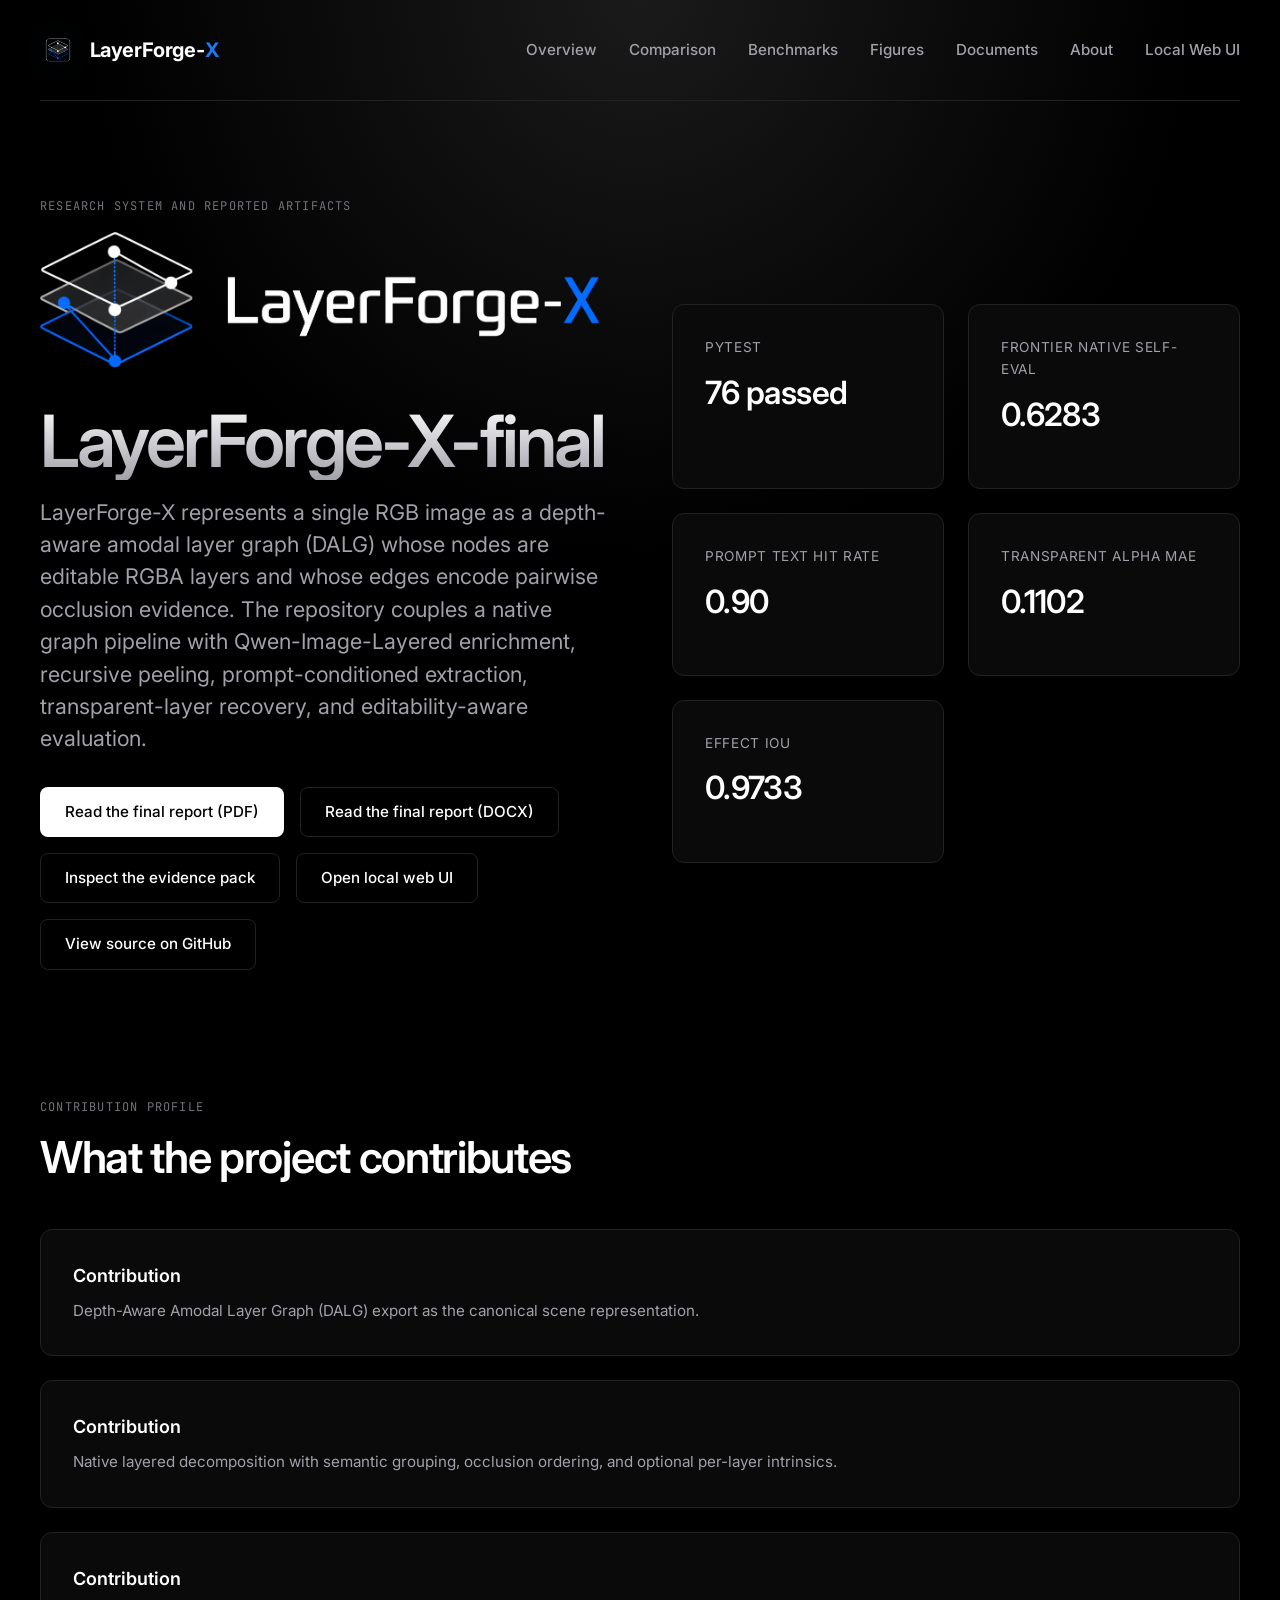
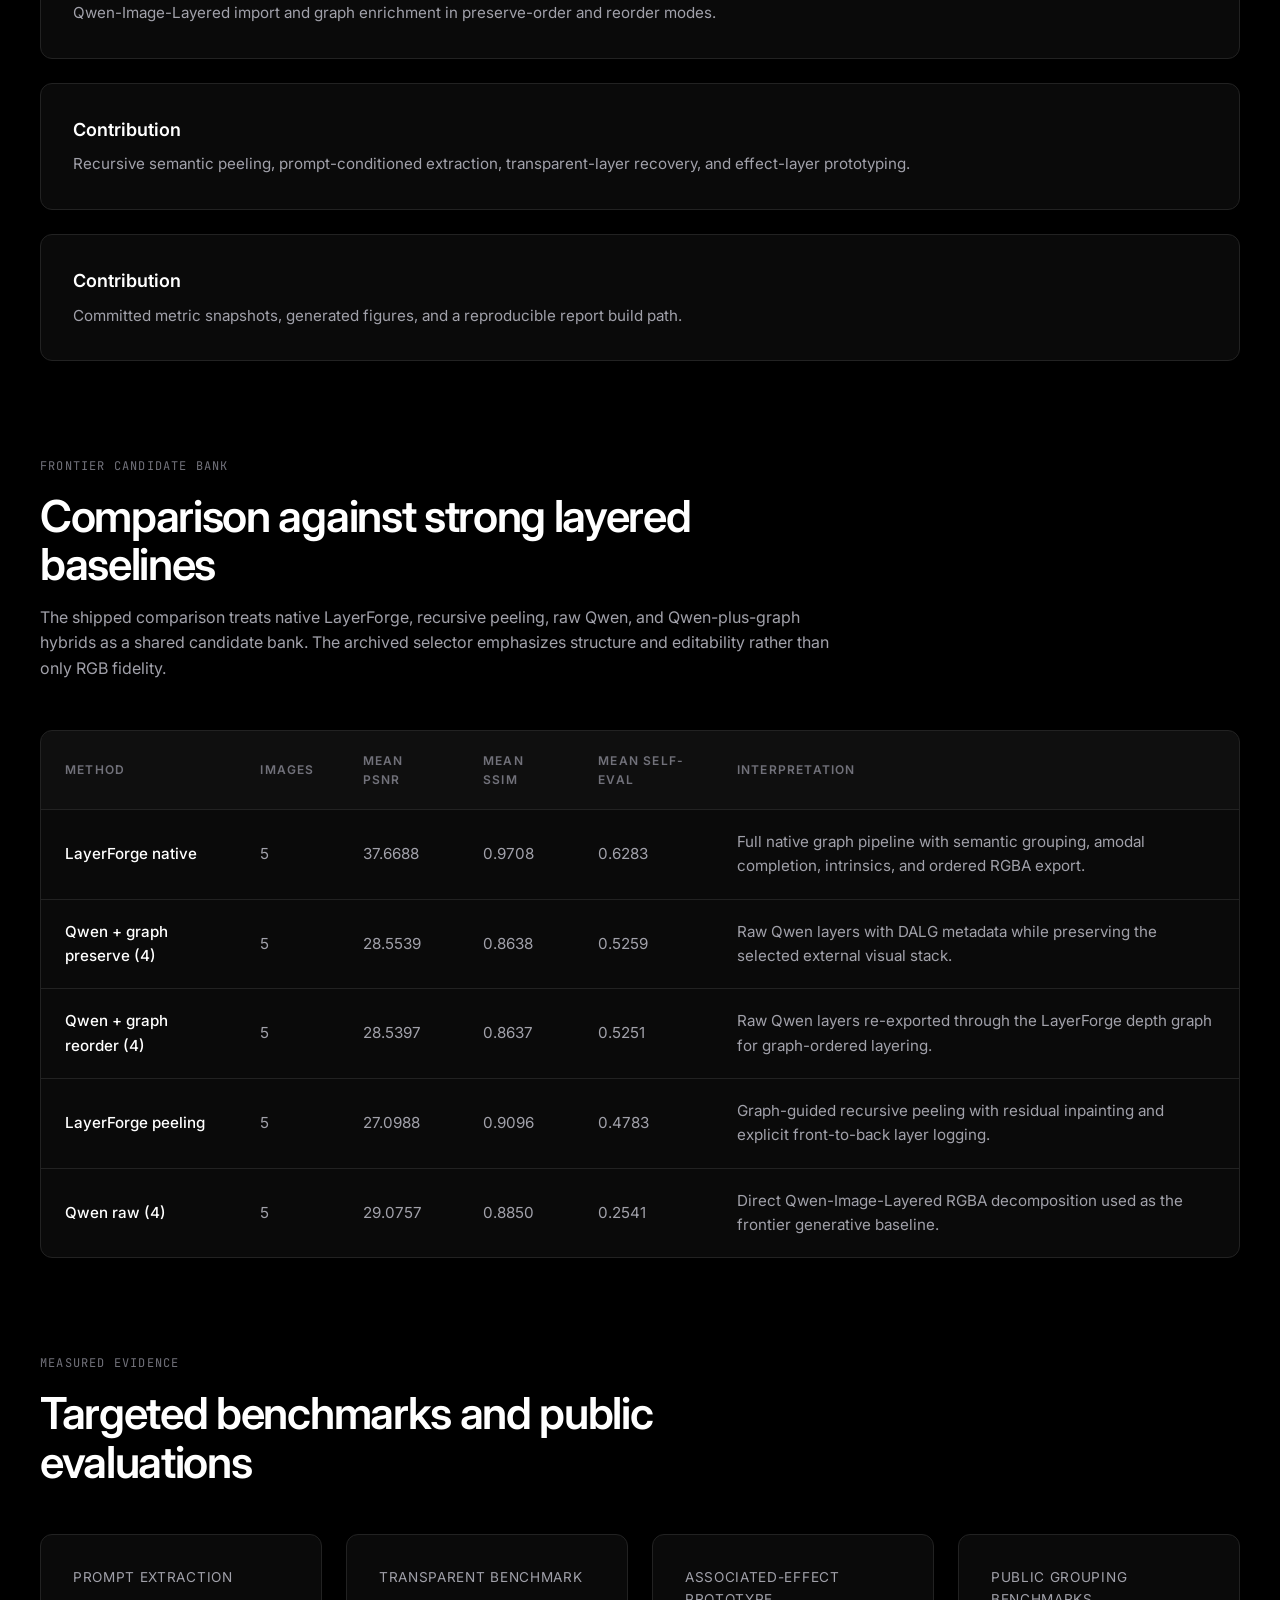
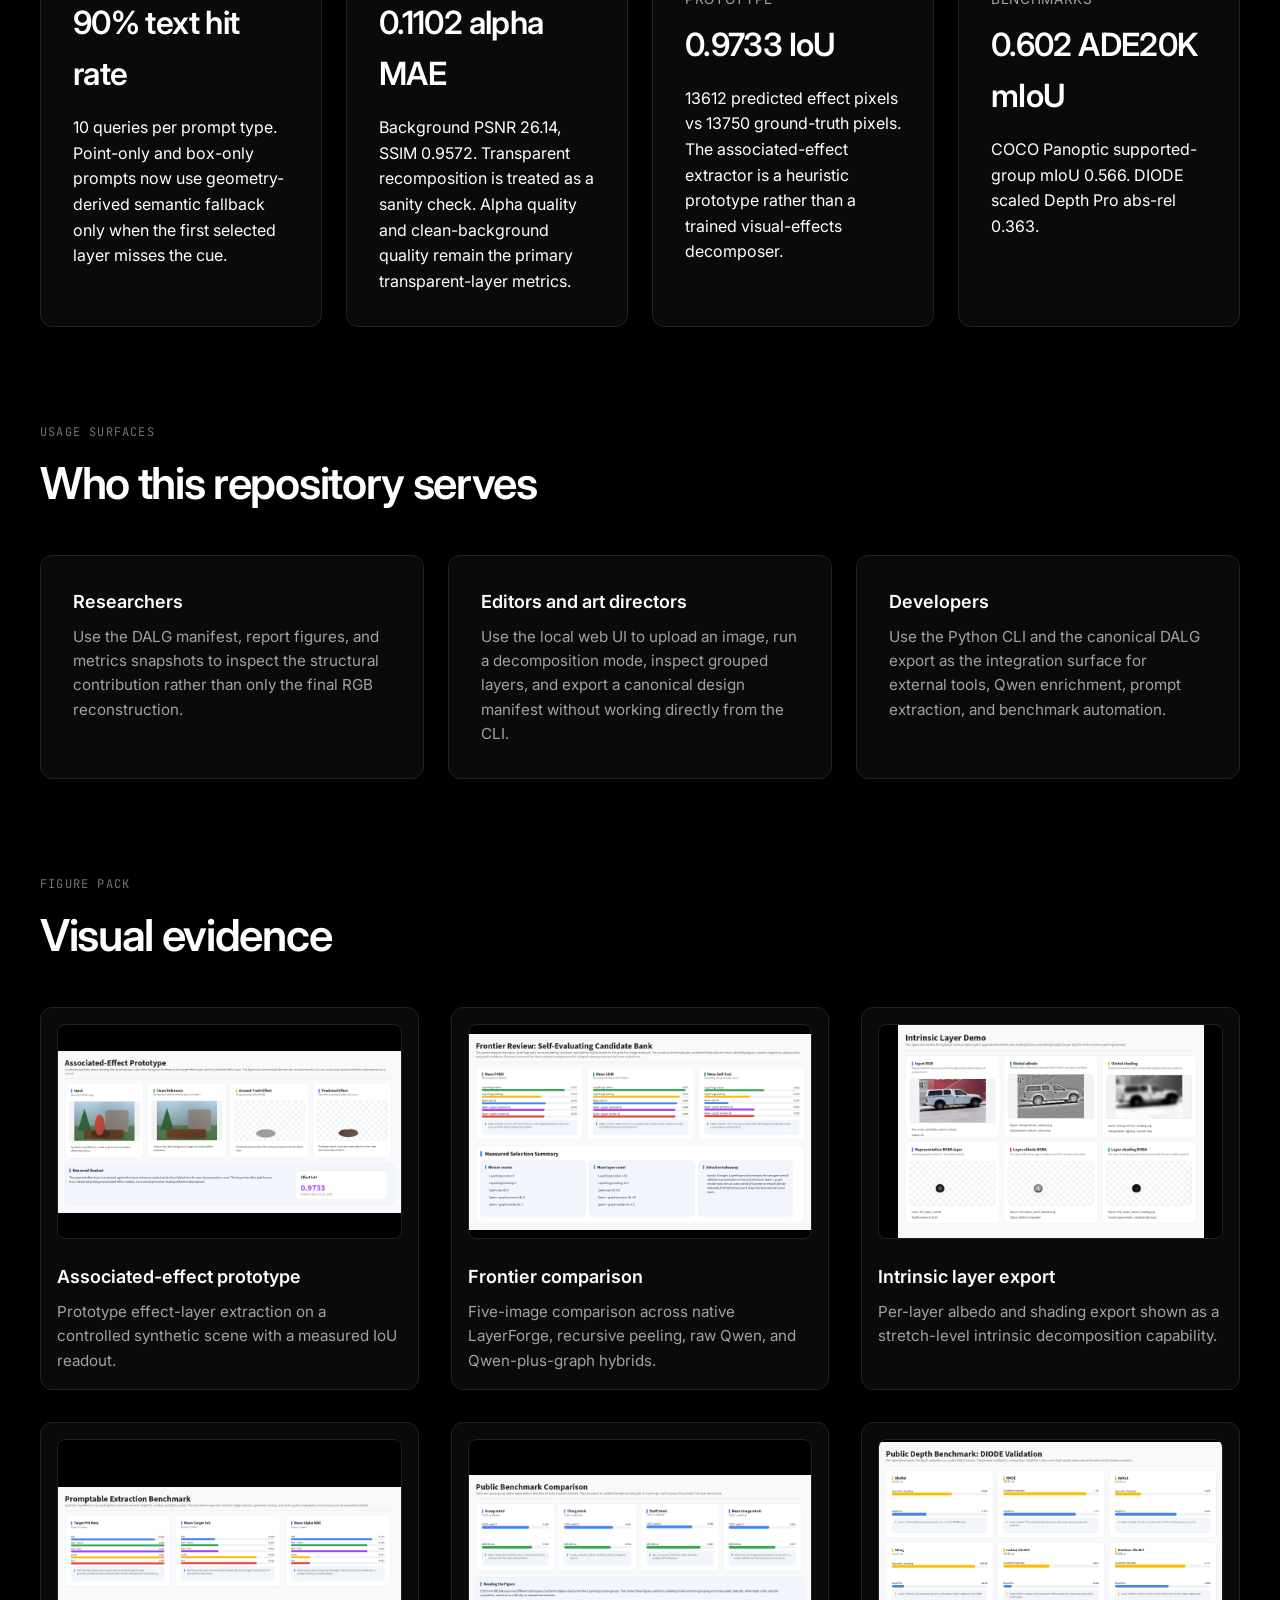
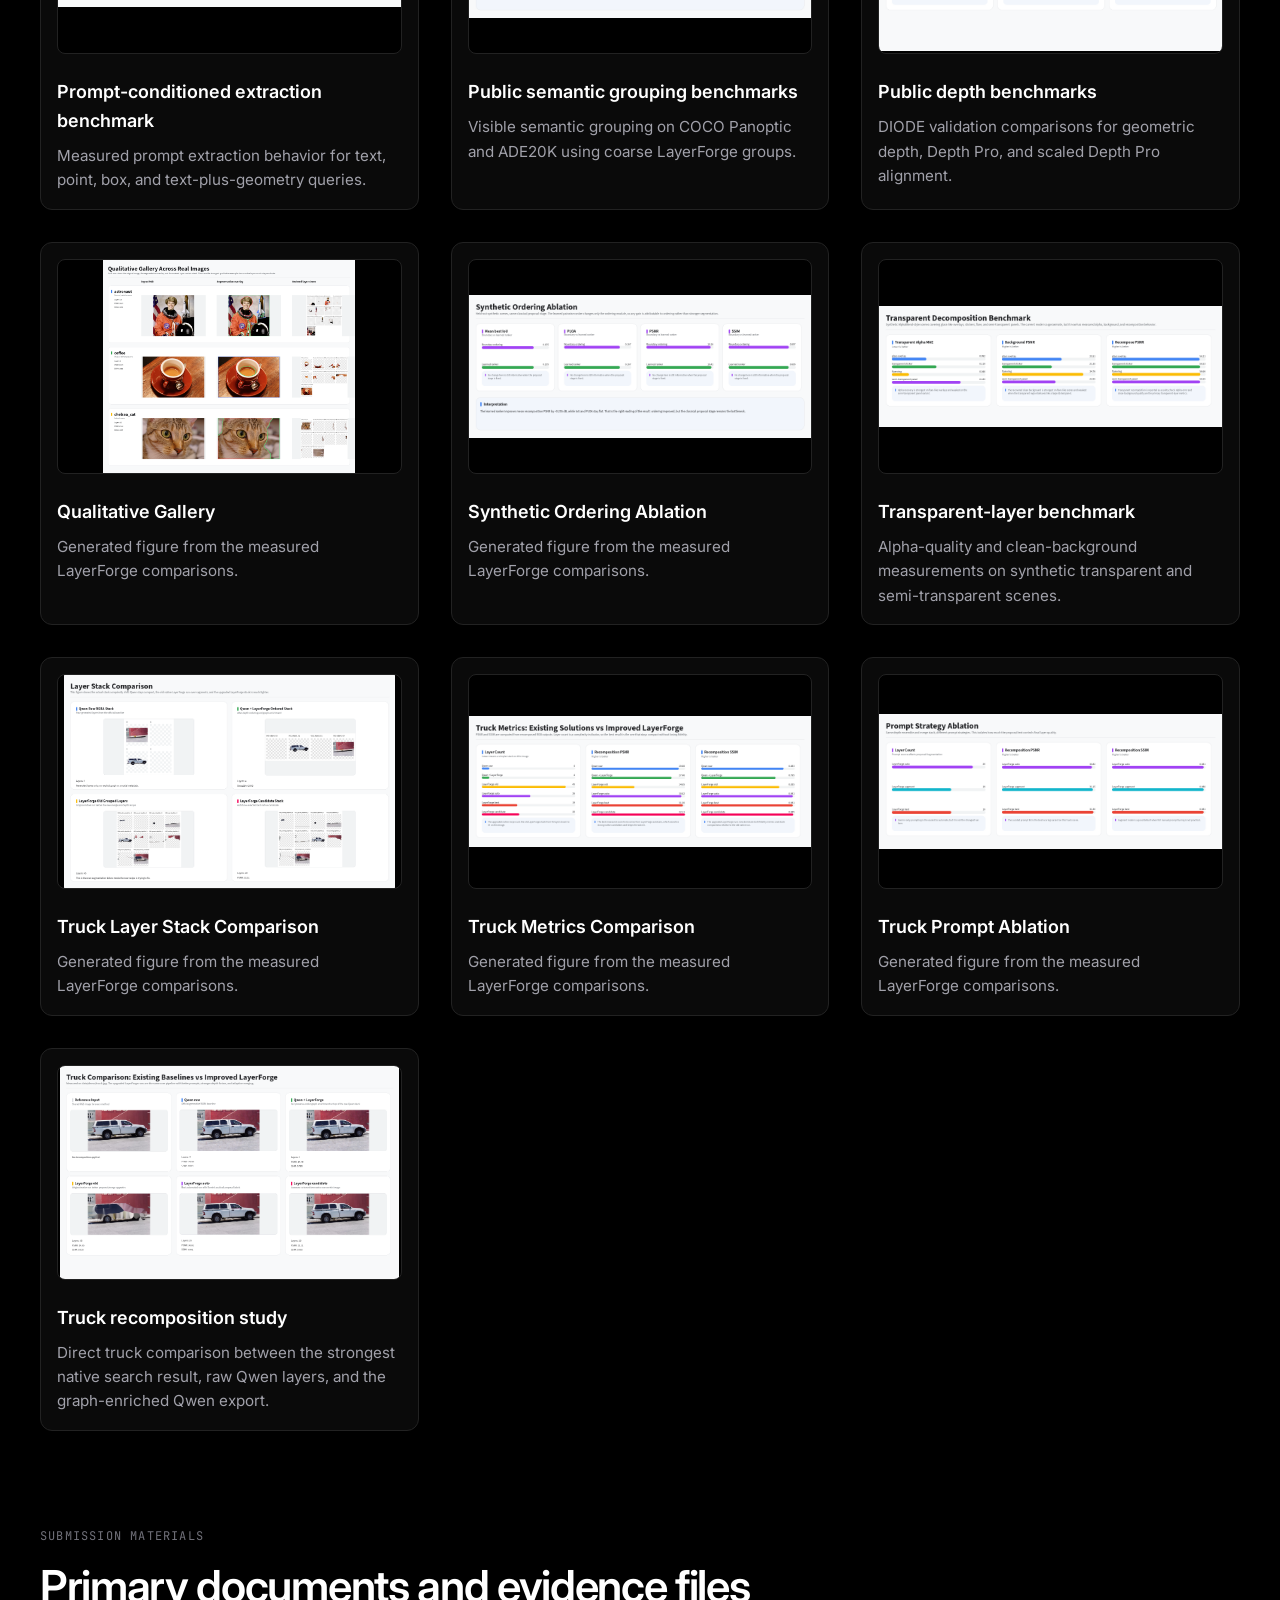
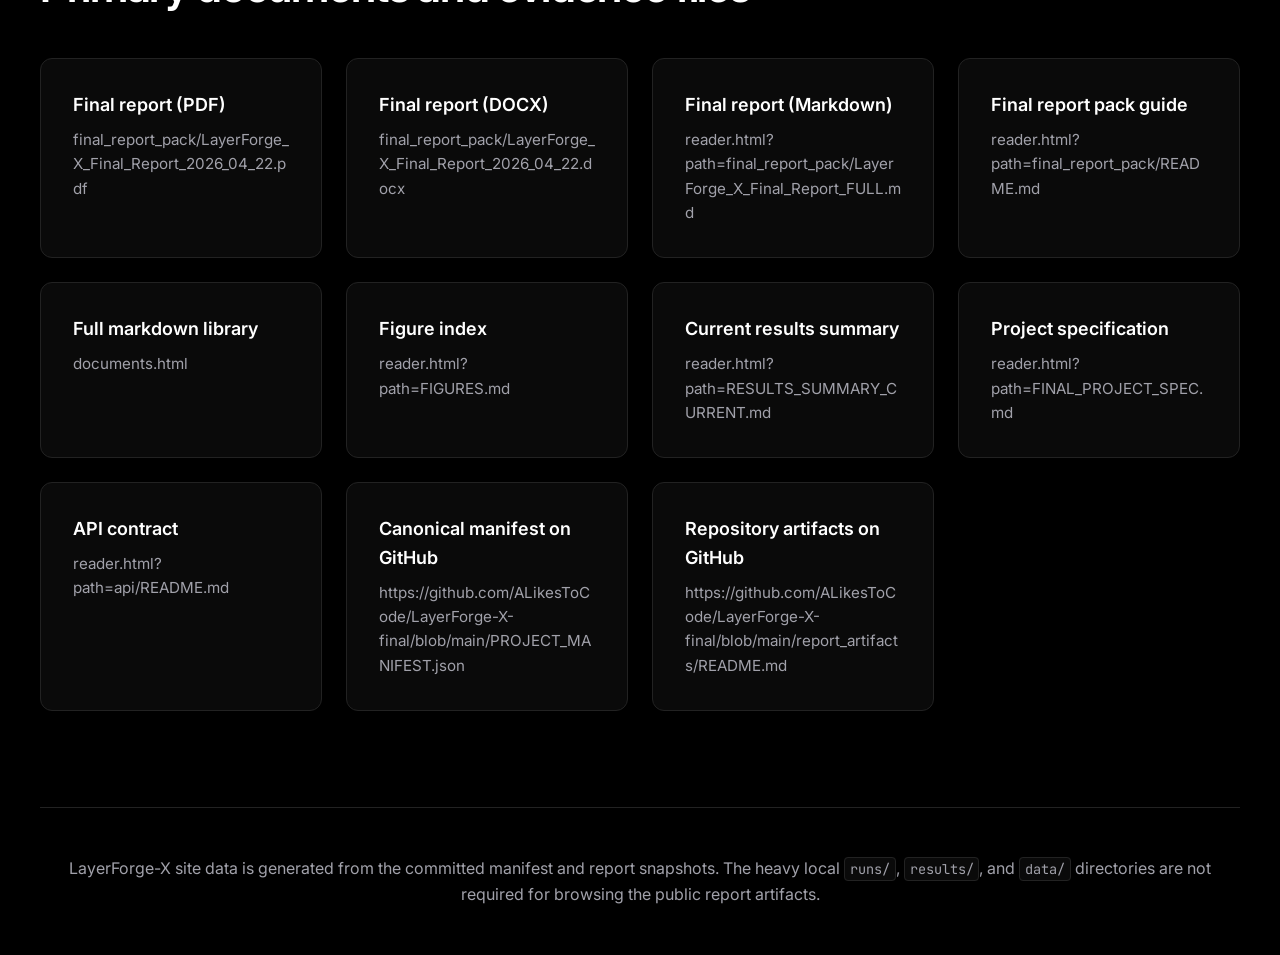
<file: docs/index.html>
<!doctype html>
<html lang="en">
    <head>
        <meta charset="utf-8" />
        <meta name="viewport" content="width=device-width, initial-scale=1" />
        <title>
            LayerForge-X | Depth-Aware Layer Graphs from a Single Image
        </title>
        <meta
            name="description"
            content="LayerForge-X converts a single RGB image into a depth-aware amodal layer graph with editable RGBA layers, Qwen enrichment, recursive peeling, prompt extraction, and transparent-layer recovery."
        />
        <meta property="og:title" content="LayerForge-X" />
        <meta
            property="og:description"
            content="Depth-aware amodal layer graphs from a single image, with editable RGBA layers, reported metrics, and generated figures."
        />
        <meta property="og:image" content="assets/brand/layerforge-logo.png" />
        <link
            rel="icon"
            type="image/png"
            sizes="32x32"
            href="assets/brand/favicon-32x32.png"
        />
        <link
            rel="icon"
            type="image/png"
            sizes="16x16"
            href="assets/brand/favicon-16x16.png"
        />
        <link rel="shortcut icon" href="assets/brand/favicon.ico" />
        <link
            rel="apple-touch-icon"
            sizes="180x180"
            href="assets/brand/apple-touch-icon.png"
        />
        <link rel="preconnect" href="https://fonts.googleapis.com" />
        <link rel="preconnect" href="https://fonts.gstatic.com" crossorigin />
        <link
            href="https://fonts.googleapis.com/css2?family=Inter:wght@400;500;600;700&family=JetBrains+Mono:wght@400;500&display=swap"
            rel="stylesheet"
        />
        <link rel="stylesheet" href="assets/site.css" />
    </head>
    <body data-page="home">
        <header class="site-shell">
            <nav class="site-nav">
                <a class="brandmark" href="./" aria-label="LayerForge-X home">
                    <img
                        class="brandmark__icon"
                        src="assets/brand/layerforge-mark.png"
                        alt=""
                    />
                    <span class="brandmark__text"
                        >LayerForge-<span class="brand-x">X</span></span
                    >
                </a>
                <div class="site-nav__links">
                    <a href="#overview">Overview</a>
                    <a href="#comparison">Comparison</a>
                    <a href="#benchmarks">Benchmarks</a>
                    <a href="#figures">Figures</a>
                    <a href="documents.html">Documents</a>
                    <a href="about.html">About</a>
                    <a href="webui.html">Local Web UI</a>
                </div>
            </nav>
        </header>

        <main class="site-shell">
            <section class="hero-panel" id="overview">
                <div class="hero-panel__copy">
                    <p class="eyebrow">Research system and reported artifacts</p>
                    <img
                        class="hero-lockup"
                        src="assets/brand/layerforge-logo.png"
                        alt="LayerForge-X logo"
                    />
                    <h1 id="project-name">LayerForge-X</h1>
                    <p class="lede" id="project-abstract">
                        Loading project summary...
                    </p>
                    <div class="cta-row" id="hero-links"></div>
                </div>
                <aside class="hero-panel__metrics" id="hero-metrics"></aside>
            </section>

            <section class="section-block">
                <div class="section-head">
                    <p class="eyebrow">Contribution profile</p>
                    <h2>What the project contributes</h2>
                </div>
                <div class="bullet-grid" id="contributions"></div>
            </section>

            <section class="section-block" id="comparison">
                <div class="section-head">
                    <p class="eyebrow">Frontier candidate bank</p>
                    <h2>Comparison against strong layered baselines</h2>
                    <p class="section-copy">
                        The shipped comparison treats native LayerForge,
                        recursive peeling, raw Qwen, and Qwen-plus-graph hybrids
                        as a shared candidate bank. The archived selector
                        emphasizes structure and editability rather than only
                        RGB fidelity.
                    </p>
                </div>
                <div class="comparison-table-wrap">
                    <table class="comparison-table">
                        <thead>
                            <tr>
                                <th>Method</th>
                                <th>Images</th>
                                <th>Mean PSNR</th>
                                <th>Mean SSIM</th>
                                <th>Mean self-eval</th>
                                <th>Interpretation</th>
                            </tr>
                        </thead>
                        <tbody id="comparison-rows"></tbody>
                    </table>
                </div>
            </section>

            <section class="section-block" id="benchmarks">
                <div class="section-head">
                    <p class="eyebrow">Measured evidence</p>
                    <h2>Targeted benchmarks and public evaluations</h2>
                </div>
                <div class="benchmark-grid" id="benchmark-grid"></div>
            </section>

            <section class="section-block">
                <div class="section-head">
                    <p class="eyebrow">Usage surfaces</p>
                    <h2>Who this repository serves</h2>
                </div>
                <div class="audience-grid" id="audience-grid"></div>
            </section>

            <section class="section-block" id="figures">
                <div class="section-head">
                    <p class="eyebrow">Figure pack</p>
                    <h2>Visual evidence</h2>
                </div>
                <div class="figure-grid" id="figure-grid"></div>
            </section>

            <section class="section-block">
                <div class="section-head">
                    <p class="eyebrow">Submission materials</p>
                    <h2>Primary documents and evidence files</h2>
                </div>
                <div class="doc-link-grid" id="docs-links"></div>
            </section>
        </main>

        <footer class="site-shell site-footer">
            <p>
                LayerForge-X site data is generated from the committed manifest
                and report snapshots. The heavy local
                <code>runs/</code>, <code>results/</code>, and
                <code>data/</code> directories are not required for browsing the
                public report artifacts.
            </p>
        </footer>

        <script src="assets/site.js" defer></script>
    </body>
</html>
</file>
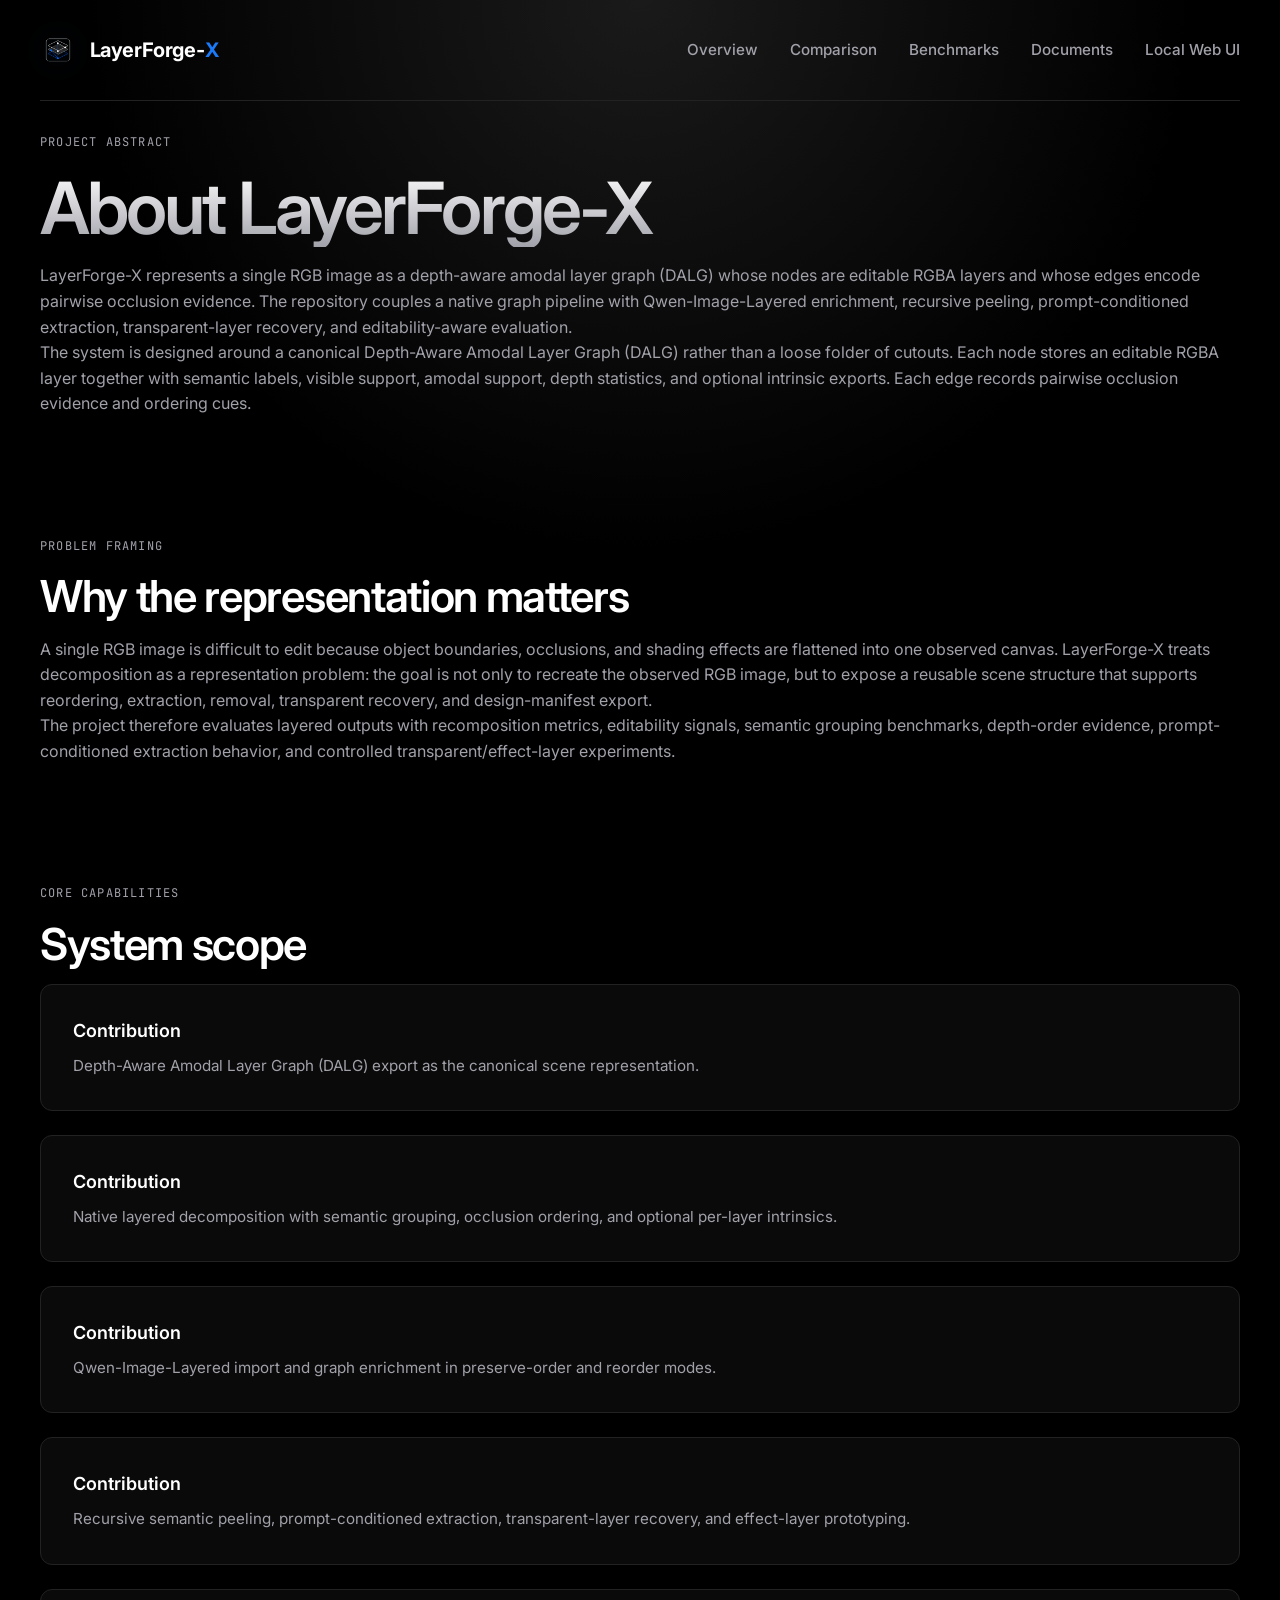
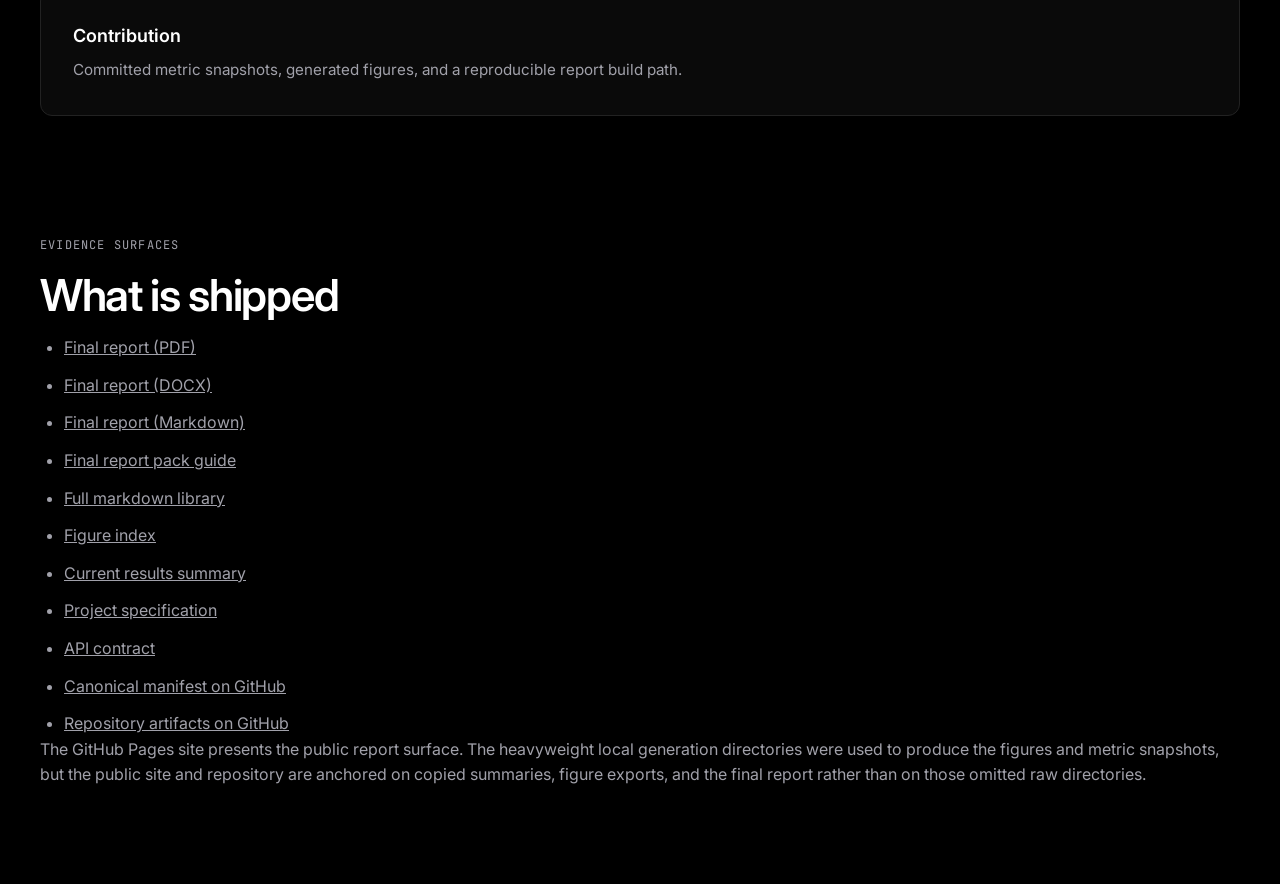
<file: docs/about.html>
<!doctype html>
<html lang="en">
    <head>
        <meta charset="utf-8" />
        <meta name="viewport" content="width=device-width, initial-scale=1" />
        <title>About LayerForge-X</title>
        <meta
            name="description"
            content="About LayerForge-X, a depth-aware amodal layer graph system for layered image representations from a single RGB image."
        />
        <meta property="og:title" content="About LayerForge-X" />
        <meta
            property="og:description"
            content="LayerForge-X treats single-image decomposition as a structured scene representation problem."
        />
        <meta property="og:image" content="assets/brand/layerforge-logo.png" />
        <link
            rel="icon"
            type="image/png"
            sizes="32x32"
            href="assets/brand/favicon-32x32.png"
        />
        <link
            rel="icon"
            type="image/png"
            sizes="16x16"
            href="assets/brand/favicon-16x16.png"
        />
        <link rel="shortcut icon" href="assets/brand/favicon.ico" />
        <link
            rel="apple-touch-icon"
            sizes="180x180"
            href="assets/brand/apple-touch-icon.png"
        />
        <link rel="preconnect" href="https://fonts.googleapis.com" />
        <link rel="preconnect" href="https://fonts.gstatic.com" crossorigin />
        <link
            href="https://fonts.googleapis.com/css2?family=Inter:wght@400;500;600;700&family=JetBrains+Mono:wght@400;500&display=swap"
            rel="stylesheet"
        />
        <link rel="stylesheet" href="assets/site.css" />
    </head>
    <body data-page="about">
        <header class="site-shell">
            <nav class="site-nav">
                <a class="brandmark" href="./" aria-label="LayerForge-X home">
                    <img
                        class="brandmark__icon"
                        src="assets/brand/layerforge-mark.png"
                        alt=""
                    />
                    <span class="brandmark__text"
                        >LayerForge-<span class="brand-x">X</span></span
                    >
                </a>
                <div class="site-nav__links">
                    <a href="index.html#overview">Overview</a>
                    <a href="index.html#comparison">Comparison</a>
                    <a href="index.html#benchmarks">Benchmarks</a>
                    <a href="documents.html">Documents</a>
                    <a href="webui.html">Local Web UI</a>
                </div>
            </nav>
        </header>

        <main class="site-shell prose-layout">
            <section class="section-block prose-block">
                <p class="eyebrow">Project abstract</p>
                <h1>About LayerForge-X</h1>
                <p id="project-abstract">Loading project summary...</p>
                <p>
                    The system is designed around a canonical Depth-Aware Amodal
                    Layer Graph (DALG) rather than a loose folder of cutouts.
                    Each node stores an editable RGBA layer together with
                    semantic labels, visible support, amodal support, depth
                    statistics, and optional intrinsic exports. Each edge
                    records pairwise occlusion evidence and ordering cues.
                </p>
            </section>

            <section class="section-block prose-block">
                <p class="eyebrow">Problem framing</p>
                <h2>Why the representation matters</h2>
                <p>
                    A single RGB image is difficult to edit because object
                    boundaries, occlusions, and shading effects are flattened
                    into one observed canvas. LayerForge-X treats decomposition
                    as a representation problem: the goal is not only to
                    recreate the observed RGB image, but to expose a reusable
                    scene structure that supports reordering, extraction,
                    removal, transparent recovery, and design-manifest export.
                </p>
                <p>
                    The project therefore evaluates layered outputs with
                    recomposition metrics, editability signals, semantic
                    grouping benchmarks, depth-order evidence,
                    prompt-conditioned extraction behavior, and controlled
                    transparent/effect-layer experiments.
                </p>
            </section>

            <section class="section-block prose-block">
                <p class="eyebrow">Core capabilities</p>
                <h2>System scope</h2>
                <div class="bullet-grid" id="contributions"></div>
            </section>

            <section class="section-block prose-block">
                <p class="eyebrow">Evidence surfaces</p>
                <h2>What is shipped</h2>
                <ul class="formal-list" id="docs-links-list"></ul>
                <p>
                    The GitHub Pages site presents the public report surface.
                    The heavyweight local generation directories were used to
                    produce the figures and metric snapshots, but the public
                    site and repository are anchored on copied summaries,
                    figure exports, and the final report rather than on those
                    omitted raw directories.
                </p>
            </section>
        </main>

        <script src="assets/site.js" defer></script>
    </body>
</html>
</file>
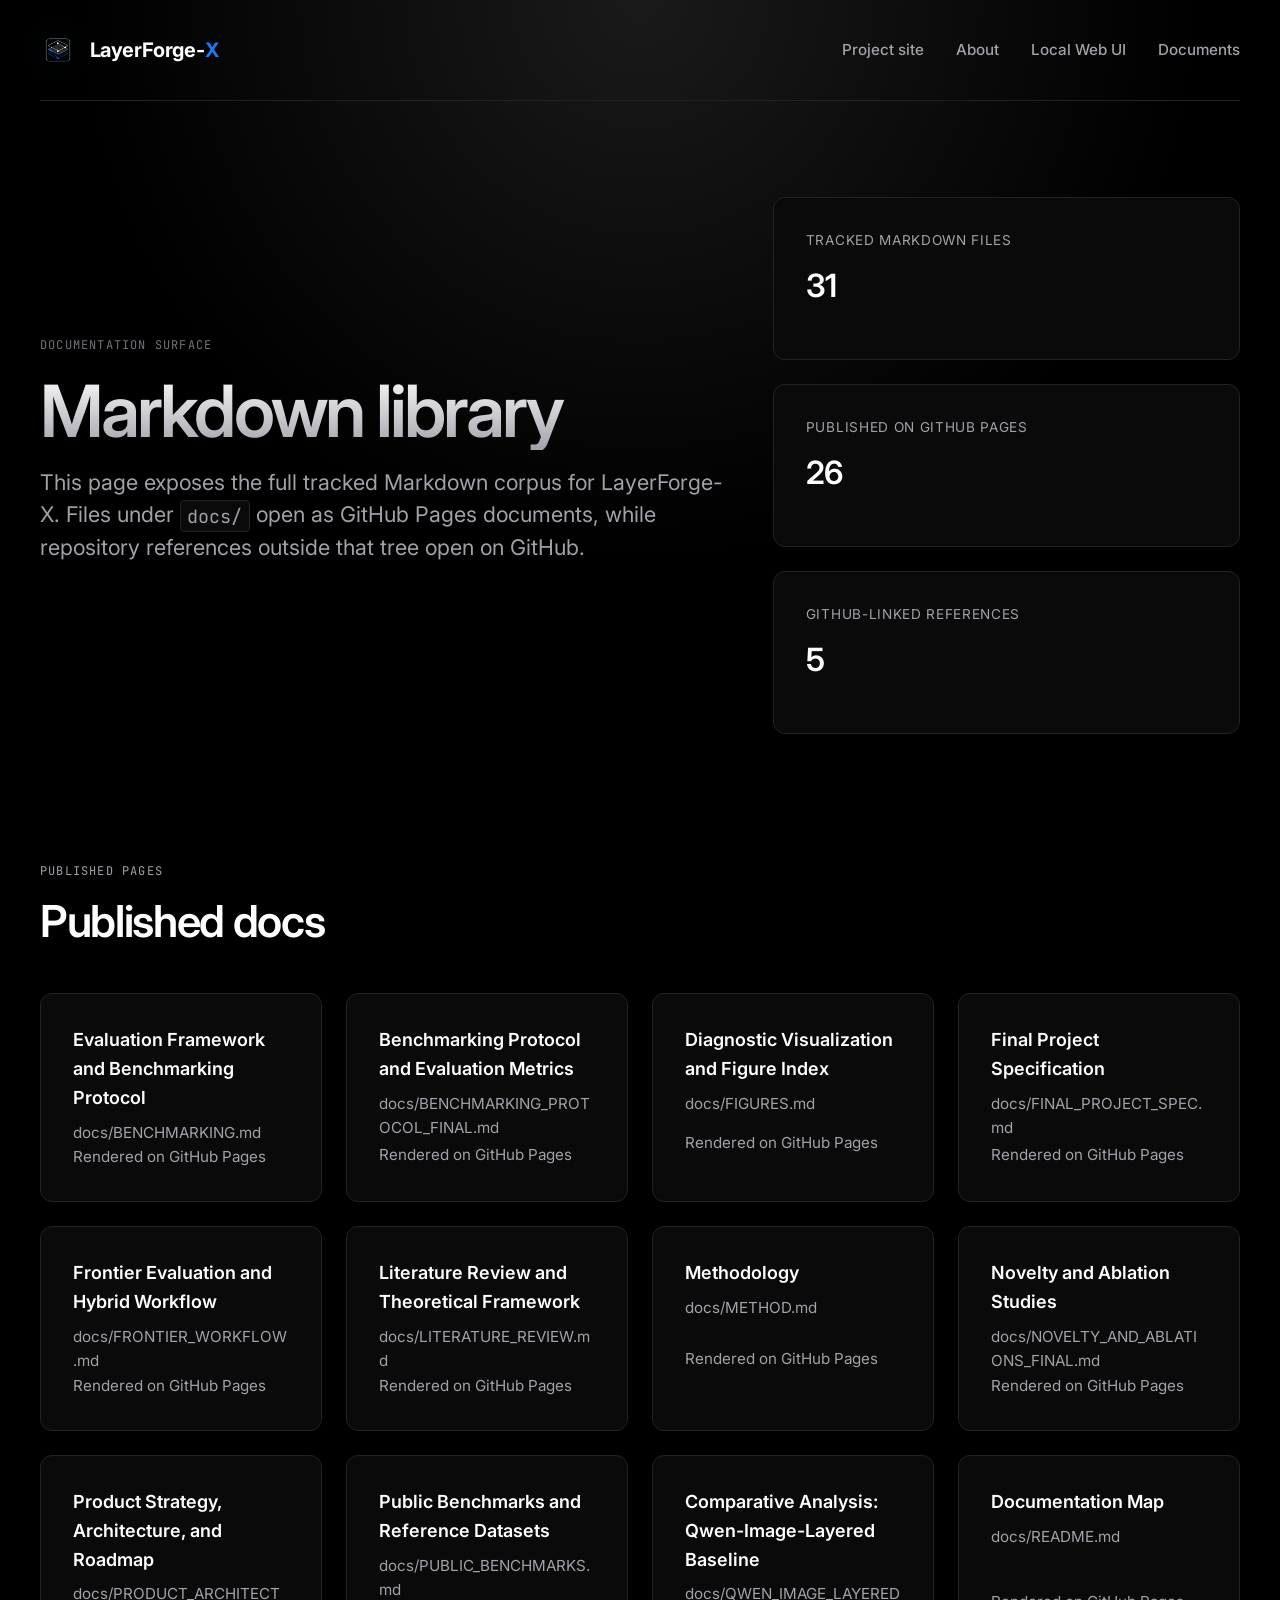
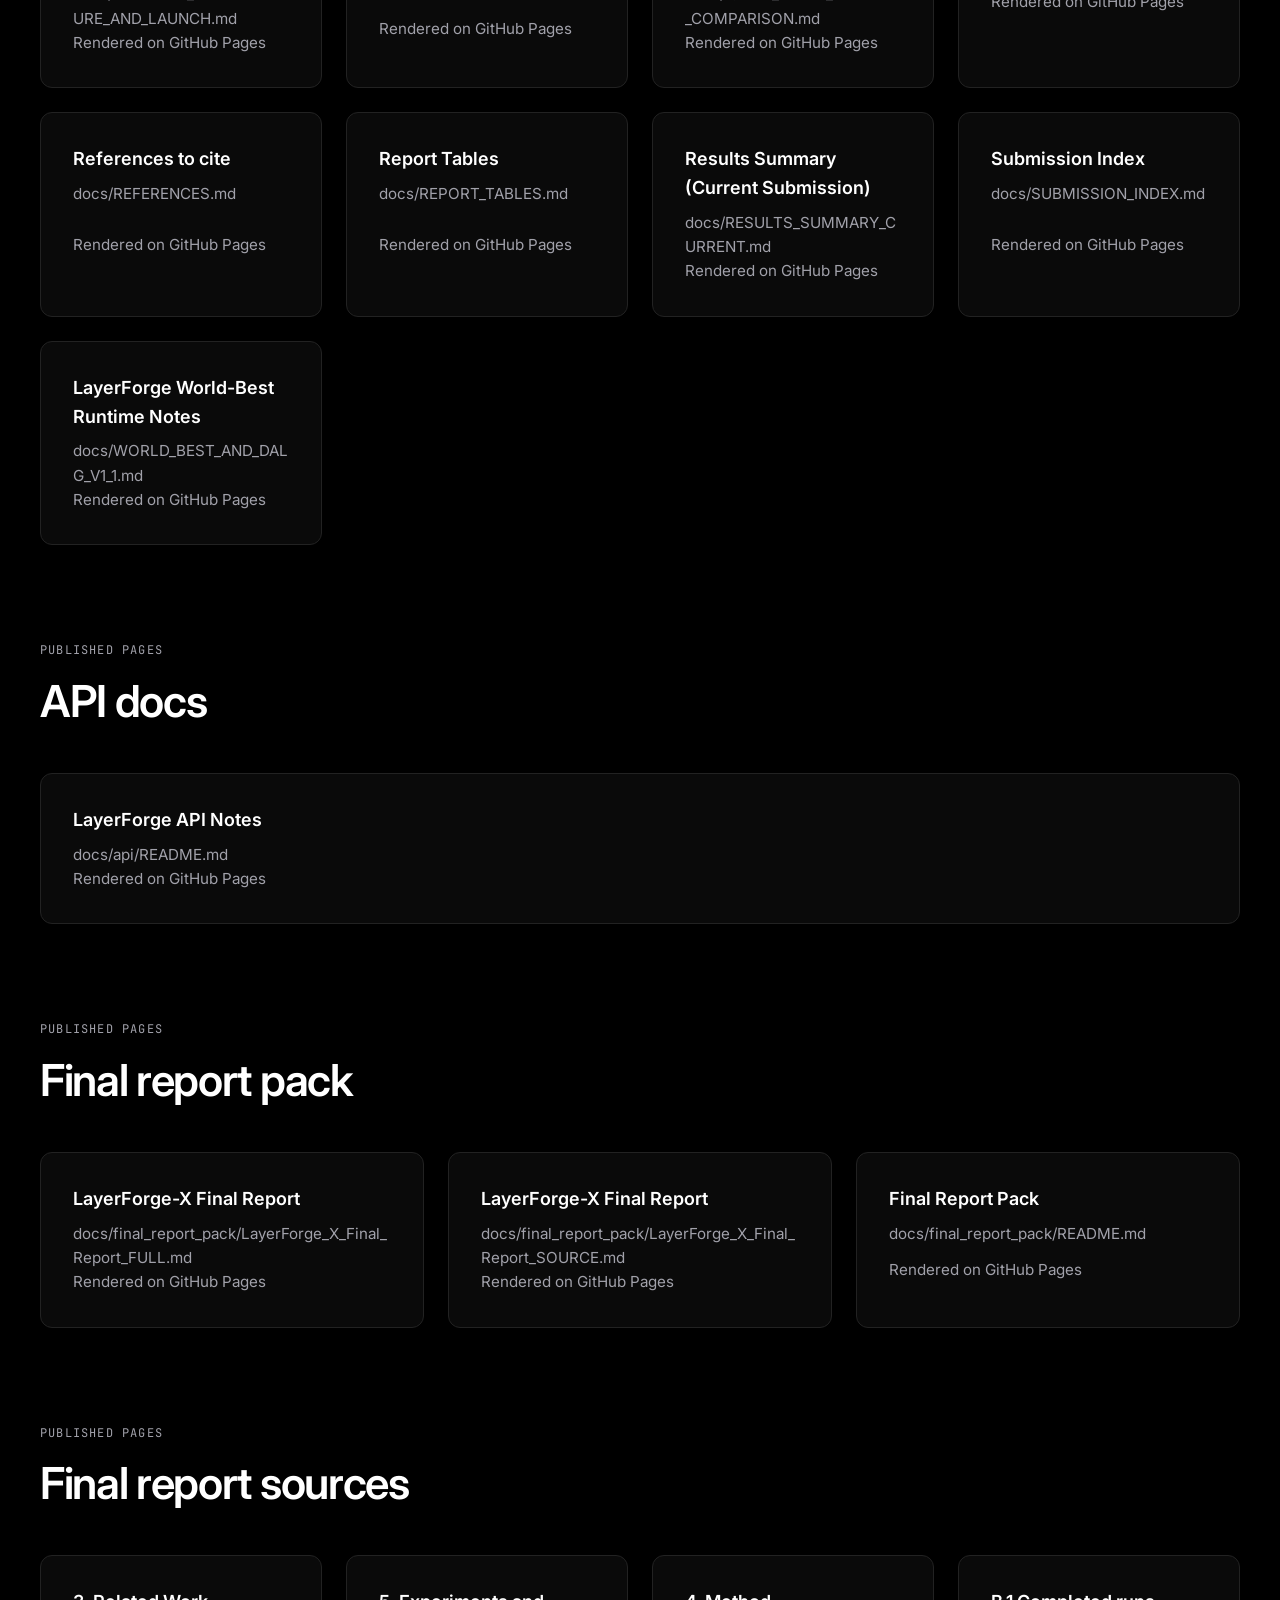
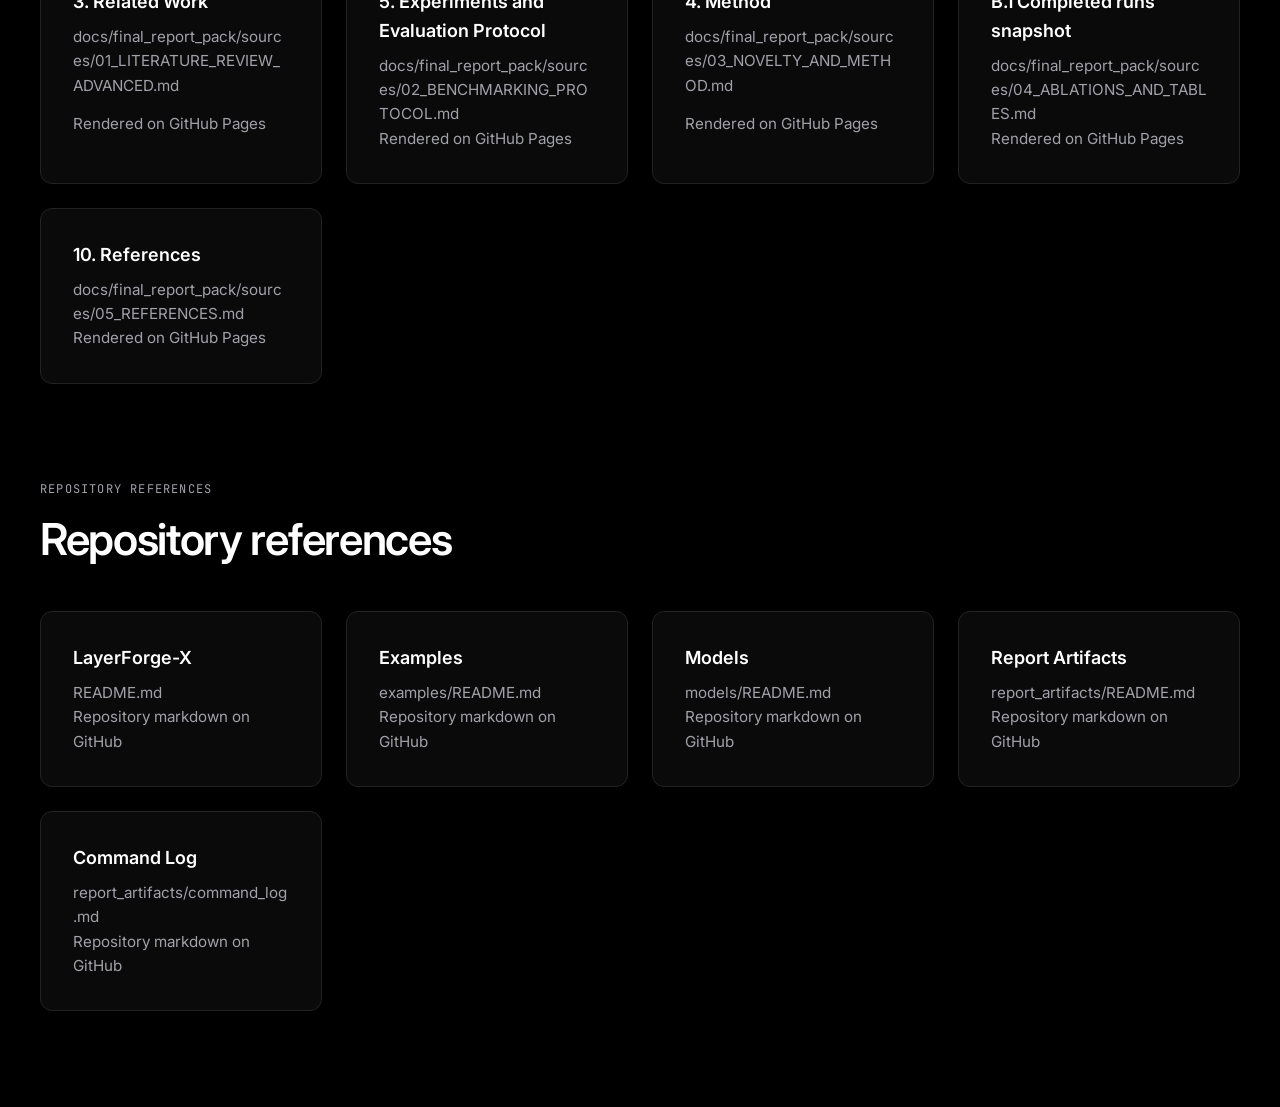
<file: docs/documents.html>
<!doctype html>
<html lang="en">
    <head>
        <meta charset="utf-8" />
        <meta name="viewport" content="width=device-width, initial-scale=1" />
        <title>LayerForge-X Markdown Library</title>
        <meta
            name="description"
            content="Complete LayerForge-X markdown catalog across the published GitHub Pages docs surface and repository references."
        />
        <meta property="og:title" content="LayerForge-X Markdown Library" />
        <meta
            property="og:description"
            content="Browse every tracked LayerForge-X markdown document from one website page."
        />
        <meta property="og:image" content="assets/brand/layerforge-logo.png" />
        <link
            rel="icon"
            type="image/png"
            sizes="32x32"
            href="assets/brand/favicon-32x32.png"
        />
        <link
            rel="icon"
            type="image/png"
            sizes="16x16"
            href="assets/brand/favicon-16x16.png"
        />
        <link rel="shortcut icon" href="assets/brand/favicon.ico" />
        <link
            rel="apple-touch-icon"
            sizes="180x180"
            href="assets/brand/apple-touch-icon.png"
        />
        <link rel="preconnect" href="https://fonts.googleapis.com" />
        <link rel="preconnect" href="https://fonts.gstatic.com" crossorigin />
        <link
            href="https://fonts.googleapis.com/css2?family=Inter:wght@400;500;600;700&family=JetBrains+Mono:wght@400;500&display=swap"
            rel="stylesheet"
        />
        <link rel="stylesheet" href="assets/site.css" />
    </head>
    <body data-page="documents">
        <header class="site-shell">
            <nav class="site-nav">
                <a class="brandmark" href="./" aria-label="LayerForge-X home">
                    <img
                        class="brandmark__icon"
                        src="assets/brand/layerforge-mark.png"
                        alt=""
                    />
                    <span class="brandmark__text"
                        >LayerForge-<span class="brand-x">X</span></span
                    >
                </a>
                <div class="site-nav__links">
                    <a href="index.html">Project site</a>
                    <a href="about.html">About</a>
                    <a href="webui.html">Local Web UI</a>
                    <a href="documents.html">Documents</a>
                </div>
            </nav>
        </header>

        <main class="site-shell">
            <section class="hero-panel hero-panel--compact">
                <div class="hero-panel__copy">
                    <p class="eyebrow">Documentation surface</p>
                    <h1>Markdown library</h1>
                    <p class="lede">
                        This page exposes the full tracked Markdown corpus for
                        LayerForge-X. Files under <code>docs/</code> open as
                        GitHub Pages documents, while repository references
                        outside that tree open on GitHub.
                    </p>
                </div>
                <aside class="hero-panel__metrics" id="markdown-metrics"></aside>
            </section>

            <div id="markdown-library"></div>
        </main>

        <script src="assets/site.js" defer></script>
    </body>
</html>
</file>
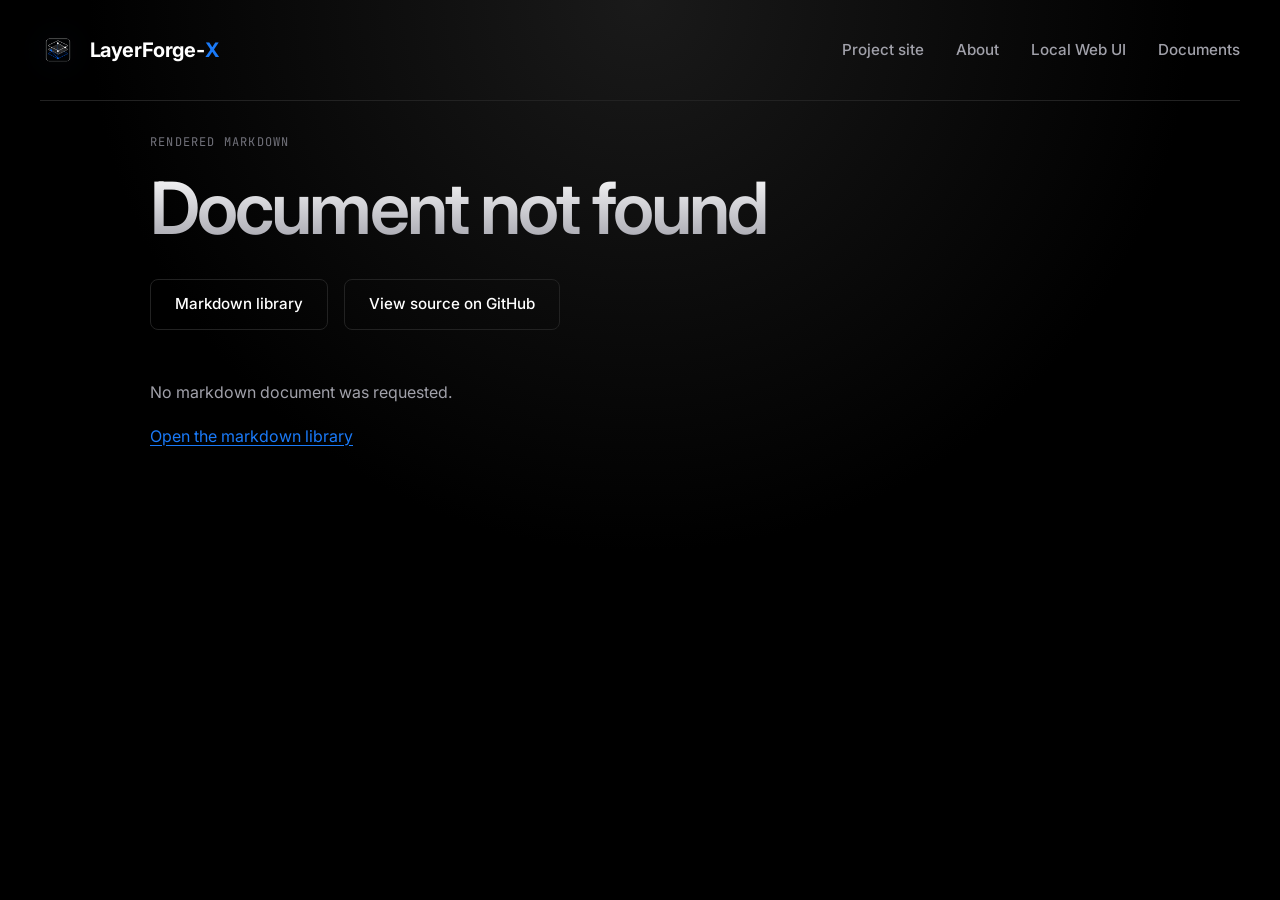
<file: docs/reader.html>
<!doctype html>
<html lang="en">
    <head>
        <meta charset="utf-8" />
        <meta name="viewport" content="width=device-width, initial-scale=1" />
        <title>LayerForge-X Document</title>
        <meta
            name="description"
            content="Rendered LayerForge-X markdown document on the GitHub Pages website."
        />
        <meta property="og:title" content="LayerForge-X Document" />
        <meta
            property="og:description"
            content="Website reader for LayerForge-X markdown documents."
        />
        <meta property="og:image" content="assets/brand/layerforge-logo.png" />
        <link
            rel="icon"
            type="image/png"
            sizes="32x32"
            href="assets/brand/favicon-32x32.png"
        />
        <link
            rel="icon"
            type="image/png"
            sizes="16x16"
            href="assets/brand/favicon-16x16.png"
        />
        <link rel="shortcut icon" href="assets/brand/favicon.ico" />
        <link
            rel="apple-touch-icon"
            sizes="180x180"
            href="assets/brand/apple-touch-icon.png"
        />
        <link rel="preconnect" href="https://fonts.googleapis.com" />
        <link rel="preconnect" href="https://fonts.gstatic.com" crossorigin />
        <link
            href="https://fonts.googleapis.com/css2?family=Inter:wght@400;500;600;700&family=JetBrains+Mono:wght@400;500&display=swap"
            rel="stylesheet"
        />
        <link rel="stylesheet" href="assets/site.css" />
    </head>
    <body data-page="reader">
        <header class="site-shell">
            <nav class="site-nav">
                <a class="brandmark" href="./" aria-label="LayerForge-X home">
                    <img
                        class="brandmark__icon"
                        src="assets/brand/layerforge-mark.png"
                        alt=""
                    />
                    <span class="brandmark__text"
                        >LayerForge-<span class="brand-x">X</span></span
                    >
                </a>
                <div class="site-nav__links">
                    <a href="index.html">Project site</a>
                    <a href="about.html">About</a>
                    <a href="webui.html">Local Web UI</a>
                    <a href="documents.html">Documents</a>
                </div>
            </nav>
        </header>

        <main class="site-shell reader-layout">
            <section class="section-block reader-head">
                <p class="eyebrow">Rendered markdown</p>
                <h1 id="reader-title">Loading document...</h1>
                <p class="reader-meta" id="reader-meta"></p>
                <div class="cta-row">
                    <a class="button-link button-link--secondary" href="documents.html"
                        >Markdown library</a
                    >
                    <a
                        class="button-link button-link--secondary"
                        id="reader-source-link"
                        href="#"
                        hidden
                        >View source on GitHub</a
                    >
                </div>
            </section>

            <article class="section-block markdown-body" id="reader-body">
                <p>Loading markdown source...</p>
            </article>
        </main>

        <script src="assets/site.js" defer></script>
    </body>
</html>
</file>
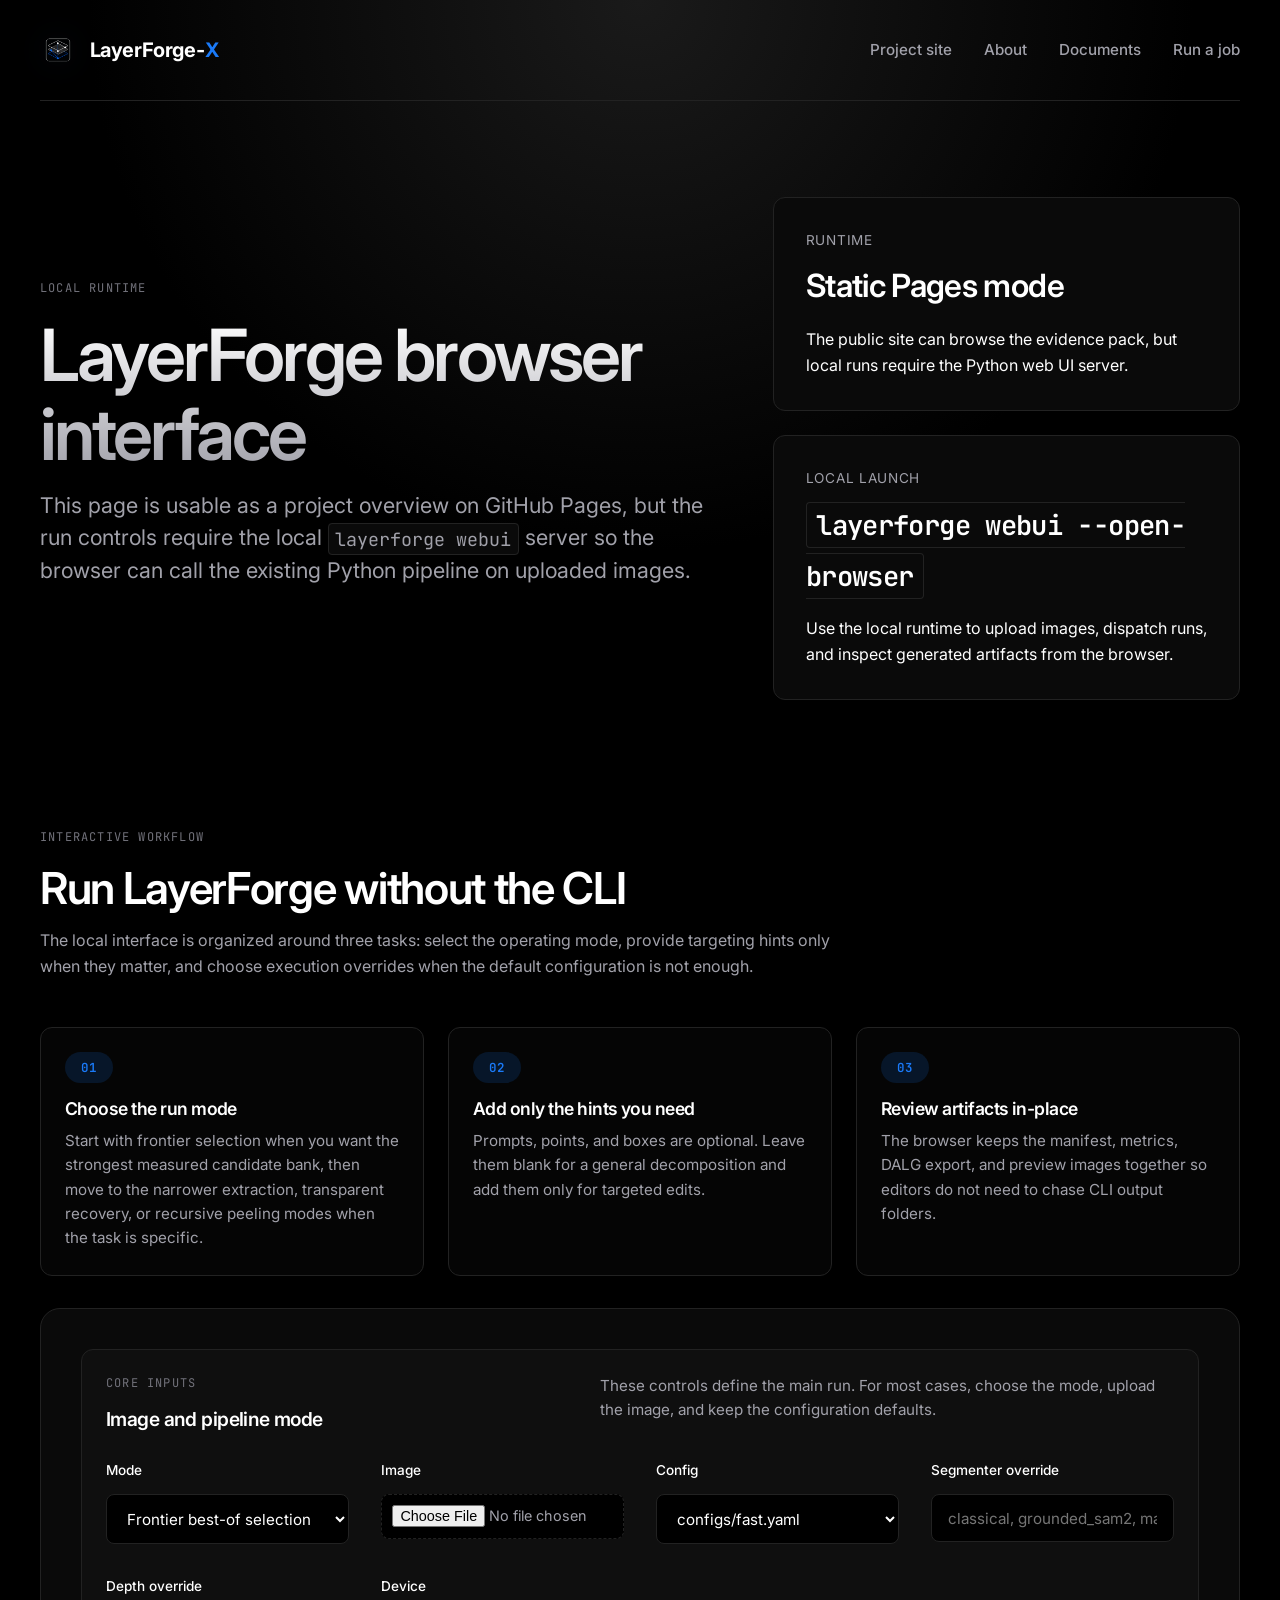
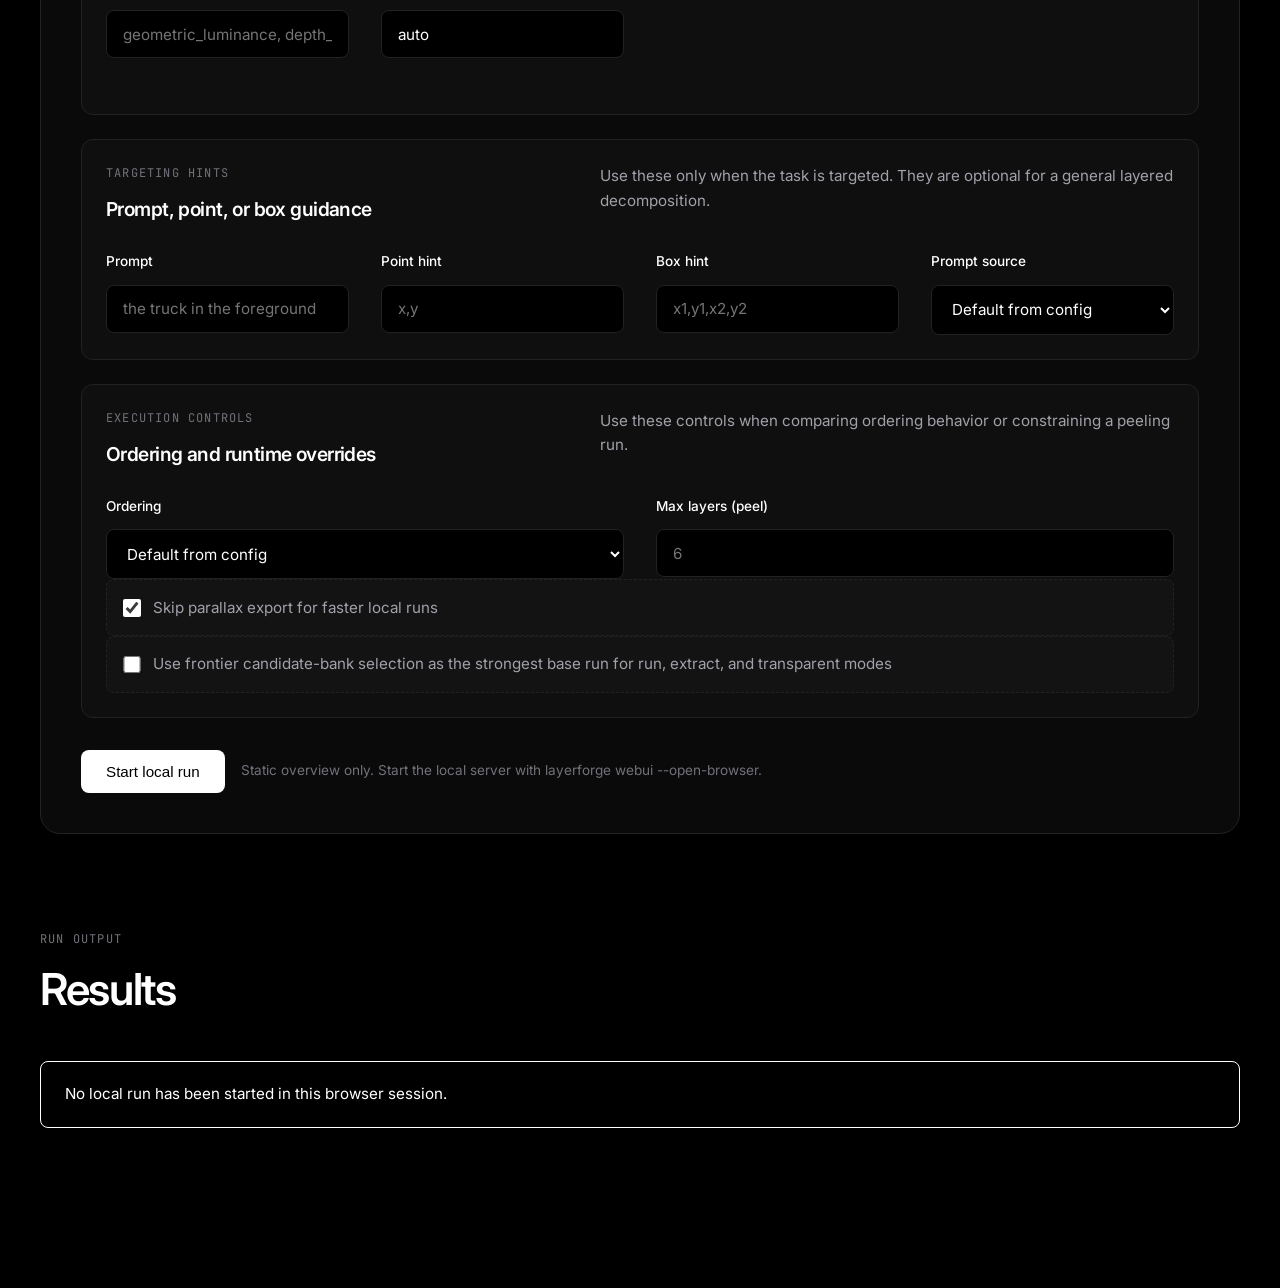
<file: docs/webui.html>
<!doctype html>
<html lang="en">
    <head>
        <meta charset="utf-8" />
        <meta name="viewport" content="width=device-width, initial-scale=1" />
        <title>LayerForge-X Local Web UI</title>
        <meta
            name="description"
            content="Local LayerForge-X browser interface for editors, reviewers, and non-CLI users."
        />
        <meta property="og:title" content="LayerForge-X Local Web UI" />
        <meta
            property="og:description"
            content="Browser surface for running the local LayerForge-X pipeline without using the CLI directly."
        />
        <meta property="og:image" content="assets/brand/layerforge-logo.png" />
        <link
            rel="icon"
            type="image/png"
            sizes="32x32"
            href="assets/brand/favicon-32x32.png"
        />
        <link
            rel="icon"
            type="image/png"
            sizes="16x16"
            href="assets/brand/favicon-16x16.png"
        />
        <link rel="shortcut icon" href="assets/brand/favicon.ico" />
        <link
            rel="apple-touch-icon"
            sizes="180x180"
            href="assets/brand/apple-touch-icon.png"
        />
        <link rel="preconnect" href="https://fonts.googleapis.com" />
        <link rel="preconnect" href="https://fonts.gstatic.com" crossorigin />
        <link
            href="https://fonts.googleapis.com/css2?family=Inter:wght@400;500;600;700&family=JetBrains+Mono:wght@400;500&display=swap"
            rel="stylesheet"
        />
        <link rel="stylesheet" href="assets/site.css" />
    </head>
    <body data-page="webui">
        <header class="site-shell">
            <nav class="site-nav">
                <a class="brandmark" href="./" aria-label="LayerForge-X home">
                    <img
                        class="brandmark__icon"
                        src="assets/brand/layerforge-mark.png"
                        alt=""
                    />
                    <span class="brandmark__text"
                        >LayerForge-<span class="brand-x">X</span></span
                    >
                </a>
                <div class="site-nav__links">
                    <a href="index.html">Project site</a>
                    <a href="about.html">About</a>
                    <a href="documents.html">Documents</a>
                    <a href="#run-form">Run a job</a>
                </div>
            </nav>
        </header>

        <main class="site-shell">
            <section class="hero-panel hero-panel--compact">
                <div class="hero-panel__copy">
                    <p class="eyebrow">Local runtime</p>
                    <h1>LayerForge browser interface</h1>
                    <p class="lede">
                        This page is usable as a project overview on GitHub
                        Pages, but the run controls require the local
                        <code>layerforge webui</code> server so the browser can
                        call the existing Python pipeline on uploaded images.
                    </p>
                </div>
                <aside class="hero-panel__metrics" id="runtime-status"></aside>
            </section>

            <section class="section-block" id="run-form">
                <div class="section-head">
                    <p class="eyebrow">Interactive workflow</p>
                    <h2>Run LayerForge without the CLI</h2>
                    <p class="section-copy">
                        The local interface is organized around three tasks:
                        select the operating mode, provide targeting hints only
                        when they matter, and choose execution overrides when
                        the default configuration is not enough.
                    </p>
                </div>
                <div class="workflow-strip" aria-label="LayerForge local workflow steps">
                    <article class="workflow-step">
                        <span class="workflow-step__index">01</span>
                        <h3>Choose the run mode</h3>
                        <p>
                            Start with frontier selection when you want the
                            strongest measured candidate bank, then move to the
                            narrower extraction, transparent recovery, or
                            recursive peeling modes when the task is specific.
                        </p>
                    </article>
                    <article class="workflow-step">
                        <span class="workflow-step__index">02</span>
                        <h3>Add only the hints you need</h3>
                        <p>
                            Prompts, points, and boxes are optional. Leave them
                            blank for a general decomposition and add them only
                            for targeted edits.
                        </p>
                    </article>
                    <article class="workflow-step">
                        <span class="workflow-step__index">03</span>
                        <h3>Review artifacts in-place</h3>
                        <p>
                            The browser keeps the manifest, metrics, DALG
                            export, and preview images together so editors do
                            not need to chase CLI output folders.
                        </p>
                    </article>
                </div>
                <form class="webui-form" id="webui-form">
                    <div class="form-stack">
                        <section class="form-cluster">
                            <div class="form-cluster__head">
                                <div>
                                    <p class="eyebrow">Core inputs</p>
                                    <h3>Image and pipeline mode</h3>
                                </div>
                                <p class="form-cluster__copy">
                                    These controls define the main run. For most
                                    cases, choose the mode, upload the image,
                                    and keep the configuration defaults.
                                </p>
                            </div>
                            <div class="form-grid form-grid--wide">
                                <label>
                                    <span>Mode</span>
                                    <select name="mode">
                                        <option value="frontier">
                                            Frontier best-of selection
                                        </option>
                                        <option value="run">
                                            Layered decomposition
                                        </option>
                                        <option value="extract">
                                            Prompt extraction
                                        </option>
                                        <option value="transparent">
                                            Transparent target recovery
                                        </option>
                                        <option value="peel">Recursive peeling</option>
                                    </select>
                                </label>
                                <label>
                                    <span>Image</span>
                                    <input
                                        type="file"
                                        name="image"
                                        accept="image/png,image/jpeg,image/webp"
                                        required
                                    />
                                </label>
                                <label>
                                    <span>Config</span>
                                    <select name="config">
                                        <option value="configs/fast.yaml">
                                            configs/fast.yaml
                                        </option>
                                        <option value="configs/best_score.yaml">
                                            configs/best_score.yaml
                                        </option>
                                        <option value="configs/frontier.yaml">
                                            configs/frontier.yaml
                                        </option>
                                        <option value="configs/world_best.yaml">
                                            configs/world_best.yaml
                                        </option>
                                        <option value="configs/recursive_peeling.yaml">
                                            configs/recursive_peeling.yaml
                                        </option>
                                    </select>
                                </label>
                                <label>
                                    <span>Segmenter override</span>
                                    <input
                                        type="text"
                                        name="segmenter"
                                        placeholder="classical, grounded_sam2, mask2former"
                                    />
                                </label>
                                <label>
                                    <span>Depth override</span>
                                    <input
                                        type="text"
                                        name="depth"
                                        placeholder="geometric_luminance, depth_pro, ensemble"
                                    />
                                </label>
                                <label>
                                    <span>Device</span>
                                    <input type="text" name="device" value="auto" />
                                </label>
                            </div>
                        </section>

                        <section class="form-cluster">
                            <div class="form-cluster__head">
                                <div>
                                    <p class="eyebrow">Targeting hints</p>
                                    <h3>Prompt, point, or box guidance</h3>
                                </div>
                                <p class="form-cluster__copy">
                                    Use these only when the task is targeted.
                                    They are optional for a general layered
                                    decomposition.
                                </p>
                            </div>
                            <div class="form-grid form-grid--dense">
                                <label>
                                    <span>Prompt</span>
                                    <input
                                        type="text"
                                        name="prompt"
                                        placeholder="the truck in the foreground"
                                    />
                                </label>
                                <label>
                                    <span>Point hint</span>
                                    <input type="text" name="point" placeholder="x,y" />
                                </label>
                                <label>
                                    <span>Box hint</span>
                                    <input
                                        type="text"
                                        name="box"
                                        placeholder="x1,y1,x2,y2"
                                    />
                                </label>
                                <label>
                                    <span>Prompt source</span>
                                    <select name="prompt_source">
                                        <option value="">Default from config</option>
                                        <option value="augment">augment</option>
                                        <option value="manual">manual</option>
                                        <option value="gemini">gemini</option>
                                        <option value="hybrid">hybrid</option>
                                    </select>
                                </label>
                            </div>
                        </section>

                        <section class="form-cluster">
                            <div class="form-cluster__head">
                                <div>
                                    <p class="eyebrow">Execution controls</p>
                                    <h3>Ordering and runtime overrides</h3>
                                </div>
                                <p class="form-cluster__copy">
                                    Use these controls when comparing ordering
                                    behavior or constraining a peeling run.
                                </p>
                            </div>
                            <div class="form-grid form-grid--dense">
                                <label>
                                    <span>Ordering</span>
                                    <select name="ordering">
                                        <option value="">Default from config</option>
                                        <option value="boundary">boundary</option>
                                        <option value="learned">learned</option>
                                    </select>
                                </label>
                                <label>
                                    <span>Max layers (peel)</span>
                                    <input
                                        type="number"
                                        name="max_layers"
                                        min="1"
                                        step="1"
                                        placeholder="6"
                                    />
                                </label>
                            </div>
                            <label class="checkbox-row checkbox-row--cluster">
                                <input type="checkbox" name="no_parallax" checked />
                                <span>Skip parallax export for faster local runs</span>
                            </label>
                            <label class="checkbox-row checkbox-row--cluster">
                                <input type="checkbox" name="use_frontier_base" />
                                <span>Use frontier candidate-bank selection as the strongest base run for run, extract, and transparent modes</span>
                            </label>
                        </section>
                    </div>
                    <div class="cta-row">
                        <button
                            class="button-primary"
                            type="submit"
                            id="run-button"
                            disabled
                        >
                            Start local run
                        </button>
                        <span class="inline-note" id="run-hint"
                            >Start the local server with
                            <code>layerforge webui --open-browser</code>.</span
                        >
                    </div>
                </form>
            </section>

            <section class="section-block">
                <div class="section-head">
                    <p class="eyebrow">Run output</p>
                    <h2>Results</h2>
                </div>
                <div class="status-banner" id="run-status">
                    No local run has been started in this browser session.
                </div>
                <div class="benchmark-grid" id="result-metrics"></div>
                <div class="doc-link-grid" id="result-links"></div>
                <div class="layer-inspector" id="result-inspector"></div>
                <div class="figure-grid" id="result-previews"></div>
            </section>
        </main>

        <script src="assets/webui.js" defer></script>
    </body>
</html>
</file>
<file: docs/assets/site.css>
@import url("https://fonts.googleapis.com/css2?family=Inter:wght@400;500;600;700&family=JetBrains+Mono:wght@400;500&display=swap");

:root {
    --bg-base: #000000;
    --bg-surface: #0a0a0a;
    --bg-surface-hover: #111111;
    --border-color: #222222;
    --border-hover: #333333;

    --text-primary: #ffffff;
    --text-secondary: #a1a1aa; /* Zinc 400 */
    --text-muted: #71717a; /* Zinc 500 */

    --accent: #e4e4e7; /* Light grey/white accent */
    --accent-glow: rgba(255, 255, 255, 0.1);
    --accent-blue: #1a7af8; /* Vibrant logo blue */
    --accent-blue-soft: rgba(26, 122, 248, 0.15);

    --error: #ef4444;
    --error-soft: rgba(239, 68, 68, 0.15);
    --success: #10b981;
    --success-soft: rgba(16, 185, 129, 0.15);

    --radius-sm: 8px;
    --radius-md: 12px;
    --radius-lg: 20px;
    --radius-xl: 32px;

    --shadow-sm: 0 4px 12px rgba(0, 0, 0, 0.5);
    --shadow-hover: 0 12px 32px rgba(255, 255, 255, 0.04);
}

* {
    box-sizing: border-box;
    margin: 0;
    padding: 0;
}

html {
    scroll-behavior: smooth;
    font-family:
        "Inter",
        -apple-system,
        BlinkMacSystemFont,
        "Segoe UI",
        Roboto,
        Helvetica,
        Arial,
        sans-serif;
    background-color: var(--bg-base);
    color: var(--text-primary);
    line-height: 1.6;
    -webkit-font-smoothing: antialiased;
    -moz-osx-font-smoothing: grayscale;
}

body {
    background: radial-gradient(
        circle at 50% 0%,
        #1a1a1a 0%,
        var(--bg-base) 50%,
        var(--bg-base) 100%
    );
    background-attachment: fixed;
    min-height: 100vh;
    overflow-x: clip;
}

a {
    color: inherit;
    transition: color 0.2s ease;
}

code {
    font-family: "JetBrains Mono", monospace;
    font-size: 0.85em;
    background: var(--bg-surface);
    padding: 0.15em 0.35em;
    border-radius: 4px;
    border: 1px solid var(--border-color);
}

.site-shell {
    width: min(1200px, calc(100% - 3rem));
    margin: 0 auto;
    min-width: 0;
}

/* Header & Nav */
.site-nav {
    display: flex;
    justify-content: space-between;
    align-items: center;
    padding: 2rem 0;
    margin-bottom: 2rem;
    border-bottom: 1px solid var(--border-color);
}

.brandmark {
    display: inline-flex;
    align-items: center;
    gap: 0.85rem;
    font-weight: 700;
    font-size: 1.25rem;
    text-decoration: none;
    letter-spacing: -0.02em;
    color: var(--text-primary);
}

.brandmark__icon {
    width: 2.25rem;
    height: 2.25rem;
    object-fit: contain;
    filter: drop-shadow(0 0 16px rgba(59, 130, 246, 0.12));
}

.brandmark__text {
    display: inline-flex;
    align-items: center;
}

.brand-x {
    color: var(--accent-blue);
    margin-left: 1px;
}

.site-nav__links {
    display: flex;
    gap: 2rem;
    flex-wrap: wrap;
    justify-content: flex-end;
}

.site-nav__links a {
    text-decoration: none;
    color: var(--text-secondary);
    font-size: 0.95rem;
    font-weight: 500;
}

.site-nav__links a:hover {
    color: var(--text-primary);
}

/* Typography */
.eyebrow {
    color: var(--text-muted);
    font-family: "JetBrains Mono", monospace;
    font-size: 0.75rem;
    text-transform: uppercase;
    letter-spacing: 0.1em;
    margin-bottom: 1rem;
    display: block;
}

h1,
h2,
h3 {
    font-weight: 600;
    line-height: 1.1;
    letter-spacing: -0.03em;
    color: var(--text-primary);
    margin-bottom: 1rem;
}

h1 {
    font-size: clamp(3rem, 6vw, 4.5rem);
    letter-spacing: -0.04em;
    background: linear-gradient(180deg, #ffffff 0%, #a1a1aa 100%);
    -webkit-background-clip: text;
    -webkit-text-fill-color: transparent;
}

h2 {
    font-size: clamp(2rem, 4vw, 2.75rem);
}

h3 {
    font-size: 1.5rem;
}

.lede {
    font-size: clamp(1.125rem, 2vw, 1.35rem);
    color: var(--text-secondary);
    max-width: 800px;
    line-height: 1.5;
    margin-bottom: 2rem;
}

.hero-lockup {
    width: min(100%, 560px);
    height: auto;
    display: block;
    margin-bottom: 1.5rem;
}

.section-copy,
.prose-block p,
.site-footer p {
    color: var(--text-secondary);
}

/* Buttons */
.cta-row {
    display: flex;
    flex-wrap: wrap;
    gap: 1rem;
    margin-top: 2rem;
    align-items: center;
}

.button-link,
.button-primary {
    display: inline-flex;
    align-items: center;
    justify-content: center;
    padding: 0.75rem 1.5rem;
    border-radius: var(--radius-sm);
    text-decoration: none;
    font-weight: 500;
    font-size: 0.95rem;
    transition: all 0.2s ease;
    cursor: pointer;
    border: 1px solid transparent;
}

.button-primary,
.button-link:not(.button-link--secondary) {
    background: var(--text-primary);
    color: var(--bg-base);
}

.button-primary:hover,
.button-link:not(.button-link--secondary):hover {
    background: #e4e4e7;
    transform: translateY(-1px);
}

.button-link.button-link--secondary {
    background: transparent;
    color: var(--text-primary);
    border: 1px solid var(--border-color);
}

.button-link.button-link--secondary:hover {
    background: var(--bg-surface);
    border-color: var(--border-hover);
}

/* Layout Blocks */
.hero-panel {
    display: grid;
    grid-template-columns: 1fr 1fr;
    gap: 4rem;
    align-items: center;
    padding: 4rem 0;
    margin-bottom: 4rem;
    min-width: 0;
}

.hero-panel--compact {
    grid-template-columns: 1.2fr 0.8fr;
    gap: 2rem;
}

.section-block,
.prose-block {
    margin-bottom: 6rem;
    min-width: 0;
}

.section-head {
    margin-bottom: 3rem;
    max-width: 800px;
    min-width: 0;
}

/* Cards & Grids */
.hero-panel__metrics,
.benchmark-grid,
.doc-link-grid,
.audience-grid,
.bullet-grid,
.workflow-strip {
    display: grid;
    gap: 1.5rem;
}

.hero-panel__metrics,
.benchmark-grid,
.doc-link-grid,
.audience-grid {
    grid-template-columns: repeat(auto-fit, minmax(240px, 1fr));
}

.workflow-strip {
    grid-template-columns: repeat(3, minmax(0, 1fr));
    margin-bottom: 2rem;
}

.figure-grid {
    display: grid;
    grid-template-columns: repeat(auto-fit, minmax(320px, 1fr));
    gap: 2rem;
}

.metric-card,
.benchmark-card,
.doc-card,
.audience-card,
.bullet-card,
.figure-card,
.status-card {
    background: var(--bg-surface);
    border: 1px solid var(--border-color);
    border-radius: var(--radius-md);
    padding: 2rem;
    transition: all 0.3s ease;
    display: flex;
    flex-direction: column;
    min-width: 0;
}

.workflow-step,
.form-cluster {
    background: rgba(255, 255, 255, 0.02);
    border: 1px solid var(--border-color);
    border-radius: var(--radius-md);
    min-width: 0;
}

.workflow-step {
    padding: 1.5rem;
}

.workflow-step__index {
    display: inline-flex;
    align-items: center;
    justify-content: center;
    min-width: 3rem;
    padding: 0.35rem 0.65rem;
    margin-bottom: 1rem;
    border-radius: 999px;
    background: var(--accent-blue-soft);
    color: var(--accent-blue);
    font-family: "JetBrains Mono", monospace;
    font-size: 0.78rem;
    font-weight: 600;
    letter-spacing: 0.06em;
}

.workflow-step h3 {
    font-size: 1.1rem;
    margin-bottom: 0.65rem;
}

.workflow-step p {
    color: var(--text-secondary);
    font-size: 0.95rem;
}

.metric-card:hover,
.benchmark-card:hover,
.doc-card:hover,
.audience-card:hover,
.bullet-card:hover,
.figure-card:hover {
    background: var(--bg-surface-hover);
    border-color: var(--border-hover);
    transform: translateY(-2px);
    box-shadow: var(--shadow-hover);
}

.metric-card__label,
.benchmark-card__label {
    color: var(--text-secondary);
    font-size: 0.85rem;
    text-transform: uppercase;
    letter-spacing: 0.05em;
    margin-bottom: 0.5rem;
}

.metric-card__value,
.benchmark-card__value {
    font-size: 2rem;
    font-weight: 600;
    color: var(--text-primary);
    letter-spacing: -0.02em;
    margin-bottom: 1rem;
}

.doc-card a,
.figure-card a {
    text-decoration: none;
    display: flex;
    flex-direction: column;
    height: 100%;
}

.doc-card__title,
.figure-card__title,
.audience-card__title,
.bullet-card__title {
    font-size: 1.125rem;
    font-weight: 600;
    color: var(--text-primary);
    margin-bottom: 0.5rem;
}

.doc-card__body,
.figure-card__body,
.audience-card__body,
.bullet-card__body {
    color: var(--text-secondary);
    font-size: 0.95rem;
    flex-grow: 1;
    overflow-wrap: anywhere;
}

.figure-card {
    padding: 1rem;
}

.figure-card img {
    width: 100%;
    aspect-ratio: 16/10;
    object-fit: contain;
    border-radius: var(--radius-sm);
    background: #000;
    margin-bottom: 1.5rem;
    border: 1px solid var(--border-color);
}

/* Tables */
.comparison-table-wrap {
    overflow-x: auto;
    border: 1px solid var(--border-color);
    border-radius: var(--radius-md);
    background: var(--bg-surface);
    min-width: 0;
}

.comparison-table {
    width: 100%;
    border-collapse: collapse;
    min-width: 800px;
}

.comparison-table th,
.comparison-table td {
    padding: 1.25rem 1.5rem;
    text-align: left;
    border-bottom: 1px solid var(--border-color);
}

.comparison-table th {
    color: var(--text-muted);
    font-size: 0.75rem;
    text-transform: uppercase;
    letter-spacing: 0.1em;
    font-weight: 600;
    background: rgba(255, 255, 255, 0.02);
}

.comparison-table td {
    color: var(--text-secondary);
    font-size: 0.95rem;
}

.comparison-table td strong {
    color: var(--text-primary);
    font-weight: 500;
}

.comparison-table tr:last-child td {
    border-bottom: none;
}

.comparison-table tr:hover td {
    background: rgba(255, 255, 255, 0.02);
}

/* Forms */
.webui-form {
    background: var(--bg-surface);
    border: 1px solid var(--border-color);
    border-radius: var(--radius-lg);
    padding: 2.5rem;
    min-width: 0;
}

.form-grid {
    display: grid;
    grid-template-columns: repeat(auto-fit, minmax(280px, 1fr));
    gap: 2rem;
    margin-bottom: 2rem;
    min-width: 0;
}

.form-grid label {
    display: flex;
    flex-direction: column;
    gap: 0.75rem;
    min-width: 0;
}

.form-grid label span {
    font-size: 0.85rem;
    font-weight: 500;
    color: var(--text-primary);
}

.form-grid input[type="text"],
.form-grid input[type="number"],
.form-grid select {
    width: 100%;
    background: var(--bg-base);
    border: 1px solid var(--border-color);
    color: var(--text-primary);
    border-radius: var(--radius-sm);
    padding: 0.85rem 1rem;
    font-size: 0.95rem;
    transition: all 0.2s ease;
    outline: none;
    font-family: inherit;
}

.form-grid input:focus,
.form-grid select:focus {
    border-color: var(--text-muted);
    box-shadow: 0 0 0 1px var(--text-muted);
}

.form-grid input[type="file"] {
    width: 100%;
    padding: 0.65rem;
    background: var(--bg-base);
    border: 1px dashed var(--border-color);
    border-radius: var(--radius-sm);
    color: var(--text-secondary);
    font-size: 0.9rem;
    font-family: inherit;
}

.form-stack {
    display: flex;
    flex-direction: column;
    gap: 1.5rem;
    min-width: 0;
}

.form-cluster {
    padding: 1.5rem;
}

.form-cluster__head {
    display: grid;
    grid-template-columns: minmax(0, 0.9fr) minmax(0, 1.1fr);
    gap: 1.5rem;
    align-items: start;
    margin-bottom: 1.5rem;
    min-width: 0;
}

.form-cluster__head h3 {
    font-size: 1.2rem;
    margin-bottom: 0.4rem;
}

.form-cluster__copy {
    color: var(--text-secondary);
    font-size: 0.95rem;
    min-width: 0;
}

.form-grid--wide {
    grid-template-columns: repeat(auto-fit, minmax(220px, 1fr));
}

.form-grid--dense {
    grid-template-columns: repeat(auto-fit, minmax(200px, 1fr));
    margin-bottom: 0;
}

.checkbox-row {
    display: flex;
    align-items: center;
    gap: 0.75rem;
    color: var(--text-secondary);
    font-size: 0.95rem;
    margin-bottom: 2rem;
    cursor: pointer;
}

.checkbox-row input[type="checkbox"] {
    width: 1.1rem;
    height: 1.1rem;
    accent-color: var(--text-primary);
    cursor: pointer;
}

.checkbox-row--cluster {
    margin-bottom: 0;
    padding: 0.95rem 1rem;
    border: 1px dashed var(--border-color);
    border-radius: var(--radius-sm);
    background: rgba(255, 255, 255, 0.02);
}

.inline-note {
    color: var(--text-muted);
    font-size: 0.85rem;
    align-self: center;
    min-width: 0;
    overflow-wrap: anywhere;
}

.status-banner {
    padding: 1.25rem 1.5rem;
    border-radius: var(--radius-sm);
    font-size: 0.95rem;
    margin-bottom: 2rem;
    border: 1px solid;
}

.status-banner.is-pending {
    background: var(--bg-surface);
    border-color: var(--border-color);
    color: var(--text-secondary);
}

.status-banner.is-error {
    background: var(--error-soft);
    border-color: rgba(239, 68, 68, 0.3);
    color: #fca5a5;
}

.status-banner.is-success {
    background: var(--success-soft);
    border-color: rgba(16, 185, 129, 0.3);
    color: #6ee7b7;
}

/* Footer */
.site-footer {
    border-top: 1px solid var(--border-color);
    padding: 3rem 0;
    margin-top: 4rem;
    text-align: center;
}

/* Specific Utilities */
.prose-layout {
    display: grid;
    gap: 1.5rem;
    margin-top: 1.5rem;
}

.formal-list {
    margin: 0;
    padding-left: 1.5rem;
    color: var(--text-secondary);
}

.formal-list li + li {
    margin-top: 0.75rem;
}

.result-link {
    word-break: break-word;
    color: var(--accent-blue);
    text-decoration: underline;
}

.layer-inspector {
    margin: 2rem 0;
}

.inspector-panel {
    background: var(--bg-surface);
    border: 1px solid var(--border-color);
    border-radius: var(--radius-md);
    padding: 1.5rem;
    min-width: 0;
}

.inspector-panel__head {
    display: grid;
    grid-template-columns: minmax(0, 1fr) auto;
    gap: 1.5rem;
    align-items: start;
    margin-bottom: 1.5rem;
}

.inspector-panel__head h3 {
    font-size: 1.25rem;
    margin-bottom: 0;
}

.inspector-diagnostics,
.inspector-asset-row,
.inspector-toggle,
.inspector-layer-card__meta {
    display: flex;
    flex-wrap: wrap;
    gap: 0.75rem;
    align-items: center;
}

.inspector-diagnostics a,
.inspector-asset-row a {
    color: var(--accent-blue);
    font-size: 0.85rem;
    overflow-wrap: anywhere;
}

.inspector-pill {
    display: inline-flex;
    border: 1px solid var(--border-color);
    border-radius: 999px;
    padding: 0.35rem 0.65rem;
    font-size: 0.78rem;
    text-transform: uppercase;
    letter-spacing: 0.05em;
}

.inspector-pill.is-ok {
    color: #6ee7b7;
    border-color: rgba(16, 185, 129, 0.35);
    background: var(--success-soft);
}

.inspector-pill.is-error {
    color: #fca5a5;
    border-color: rgba(239, 68, 68, 0.35);
    background: var(--error-soft);
}

.inspector-heatmap {
    display: grid;
    grid-template-columns: minmax(120px, 220px) minmax(0, 1fr);
    gap: 1rem;
    align-items: center;
    padding: 1rem;
    margin-bottom: 1.5rem;
    border: 1px solid var(--border-color);
    border-radius: var(--radius-sm);
    text-decoration: none;
    color: var(--text-secondary);
}

.inspector-heatmap img {
    width: 100%;
    aspect-ratio: 16/10;
    object-fit: contain;
    border-radius: var(--radius-sm);
    background: #000;
}

.inspector-composite {
    border: 1px solid var(--border-color);
    border-radius: var(--radius-sm);
    padding: 1rem;
    margin-bottom: 1.5rem;
    background: rgba(0, 0, 0, 0.18);
}

.inspector-composite__head {
    display: flex;
    flex-wrap: wrap;
    justify-content: space-between;
    gap: 0.75rem;
    color: var(--text-secondary);
    font-size: 0.85rem;
    margin-bottom: 0.75rem;
}

.inspector-composite__head span {
    color: var(--text-primary);
    font-weight: 600;
}

.inspector-composite__head small {
    color: var(--text-muted);
}

.inspector-composite canvas {
    display: block;
    width: 100%;
    max-height: 420px;
    object-fit: contain;
    border-radius: var(--radius-sm);
    background:
        linear-gradient(45deg, rgba(255, 255, 255, 0.08) 25%, transparent 25%),
        linear-gradient(-45deg, rgba(255, 255, 255, 0.08) 25%, transparent 25%),
        linear-gradient(45deg, transparent 75%, rgba(255, 255, 255, 0.08) 75%),
        linear-gradient(-45deg, transparent 75%, rgba(255, 255, 255, 0.08) 75%);
    background-color: #0f172a;
    background-position: 0 0, 0 8px, 8px -8px, -8px 0;
    background-size: 16px 16px;
}

.inspector-layer-grid {
    display: grid;
    grid-template-columns: repeat(auto-fit, minmax(260px, 1fr));
    gap: 1rem;
}

.inspector-layer-card {
    border: 1px solid var(--border-color);
    border-radius: var(--radius-sm);
    padding: 1rem;
    background: rgba(255, 255, 255, 0.02);
    min-width: 0;
}

.inspector-layer-card.is-muted {
    opacity: 0.45;
}

.inspector-toggle {
    color: var(--text-primary);
    font-weight: 600;
    margin-bottom: 0.75rem;
}

.inspector-toggle input {
    width: 1rem;
    height: 1rem;
    accent-color: var(--text-primary);
}

.inspector-layer-card__meta {
    color: var(--text-muted);
    font-size: 0.82rem;
    margin-bottom: 0.75rem;
}

.inspector-stat-grid {
    display: grid;
    grid-template-columns: repeat(2, minmax(0, 1fr));
    gap: 0.5rem;
    margin-bottom: 0.75rem;
}

.inspector-stat-grid span {
    display: flex;
    flex-direction: column;
    min-width: 0;
    color: var(--text-secondary);
    font-family: "JetBrains Mono", monospace;
    font-size: 0.78rem;
    overflow-wrap: anywhere;
}

.inspector-stat-grid b {
    color: var(--text-muted);
    font-family: "Inter", sans-serif;
    font-size: 0.72rem;
    font-weight: 500;
}

.inspector-edge-table {
    margin-top: 1.5rem;
    border: 1px solid var(--border-color);
    border-radius: var(--radius-sm);
    overflow-x: auto;
}

.inspector-edge-table__head,
.inspector-edge-table__row {
    display: grid;
    grid-template-columns: 0.5fr 0.5fr 1fr 0.8fr minmax(280px, 2fr);
    min-width: 760px;
}

.inspector-edge-table__head span,
.inspector-edge-table__row span {
    padding: 0.75rem;
    border-bottom: 1px solid var(--border-color);
    color: var(--text-secondary);
    font-size: 0.82rem;
    overflow-wrap: anywhere;
}

.inspector-edge-table__head span {
    color: var(--text-muted);
    text-transform: uppercase;
    letter-spacing: 0.06em;
    font-size: 0.72rem;
}

.inspector-edge-table__row:last-child span {
    border-bottom: none;
}

/* Markdown reader */
.reader-layout {
    max-width: 980px;
}

.reader-head {
    margin-bottom: 3rem;
}

.reader-head h1 {
    max-width: 900px;
}

.reader-meta {
    color: var(--text-muted);
    font-family: "JetBrains Mono", monospace;
    font-size: 0.9rem;
    overflow-wrap: anywhere;
}

.markdown-body {
    color: var(--text-secondary);
    font-size: 1rem;
    line-height: 1.75;
    overflow-wrap: anywhere;
}

.markdown-body h1,
.markdown-body h2,
.markdown-body h3,
.markdown-body h4,
.markdown-body h5,
.markdown-body h6 {
    background: none;
    -webkit-text-fill-color: currentColor;
    letter-spacing: 0;
    margin: 2.25rem 0 1rem;
}

.markdown-body h1 {
    font-size: 2.4rem;
}

.markdown-body h2 {
    font-size: 1.8rem;
    padding-bottom: 0.65rem;
    border-bottom: 1px solid var(--border-color);
}

.markdown-body h3 {
    font-size: 1.35rem;
}

.markdown-body p,
.markdown-body ul,
.markdown-body ol,
.markdown-body blockquote,
.markdown-body pre,
.markdown-table-wrap {
    margin: 1rem 0;
}

.markdown-body ul,
.markdown-body ol {
    padding-left: 1.5rem;
}

.markdown-body li + li {
    margin-top: 0.35rem;
}

.markdown-body a {
    color: var(--accent-blue);
    text-decoration: underline;
    text-underline-offset: 0.18em;
}

.markdown-body blockquote {
    border-left: 3px solid var(--accent-blue);
    padding-left: 1rem;
    color: var(--text-secondary);
}

.markdown-body pre {
    overflow-x: auto;
    border: 1px solid var(--border-color);
    border-radius: var(--radius-sm);
    background: #050505;
    padding: 1rem;
}

.markdown-body pre code {
    display: block;
    background: transparent;
    border: none;
    padding: 0;
    color: var(--text-primary);
    white-space: pre;
}

.markdown-body img {
    max-width: 100%;
    height: auto;
    display: block;
    margin: 1.5rem 0;
    border: 1px solid var(--border-color);
    border-radius: var(--radius-sm);
    background: #000;
}

.markdown-table-wrap {
    overflow-x: auto;
    border: 1px solid var(--border-color);
    border-radius: var(--radius-sm);
}

.markdown-body table {
    width: 100%;
    border-collapse: collapse;
    min-width: 640px;
}

.markdown-body th,
.markdown-body td {
    padding: 0.85rem 1rem;
    border-bottom: 1px solid var(--border-color);
    text-align: left;
    vertical-align: top;
}

.markdown-body th {
    color: var(--text-primary);
    background: rgba(255, 255, 255, 0.03);
    font-size: 0.82rem;
    text-transform: uppercase;
    letter-spacing: 0.05em;
}

.markdown-body tr:last-child td {
    border-bottom: none;
}

.markdown-body hr {
    border: none;
    border-top: 1px solid var(--border-color);
    margin: 2rem 0;
}

/* Custom Scrollbar */
::-webkit-scrollbar {
    width: 8px;
    height: 8px;
}

::-webkit-scrollbar-track {
    background: var(--bg-base);
}

::-webkit-scrollbar-thumb {
    background: var(--border-hover);
    border-radius: 4px;
}

::-webkit-scrollbar-thumb:hover {
    background: var(--text-muted);
}

/* Responsive */
@media (max-width: 900px) {
    .hero-panel {
        grid-template-columns: 1fr;
        gap: 3rem;
        padding: 2rem 0;
    }

    .workflow-strip,
    .form-cluster__head,
    .inspector-panel__head,
    .inspector-heatmap {
        grid-template-columns: 1fr;
    }

    h1 {
        font-size: 2.5rem;
    }
}

@media (max-width: 640px) {
    .site-nav {
        flex-direction: column;
        align-items: flex-start;
        gap: 1.5rem;
    }

    .site-nav__links {
        width: 100%;
        gap: 0.85rem;
        justify-content: flex-start;
    }

    .form-grid {
        grid-template-columns: 1fr;
    }

    .webui-form {
        padding: 1.5rem;
    }

    .site-shell {
        width: min(1200px, calc(100% - 1.5rem));
    }

    .cta-row {
        flex-direction: column;
        align-items: stretch;
    }

    .cta-row .button-link,
    .cta-row .button-primary,
    .cta-row button {
        width: 100%;
    }

    .metric-card__value,
    .benchmark-card__value {
        font-size: 1.6rem;
    }

    .brandmark__icon {
        width: 2rem;
        height: 2rem;
    }
}
</file>
